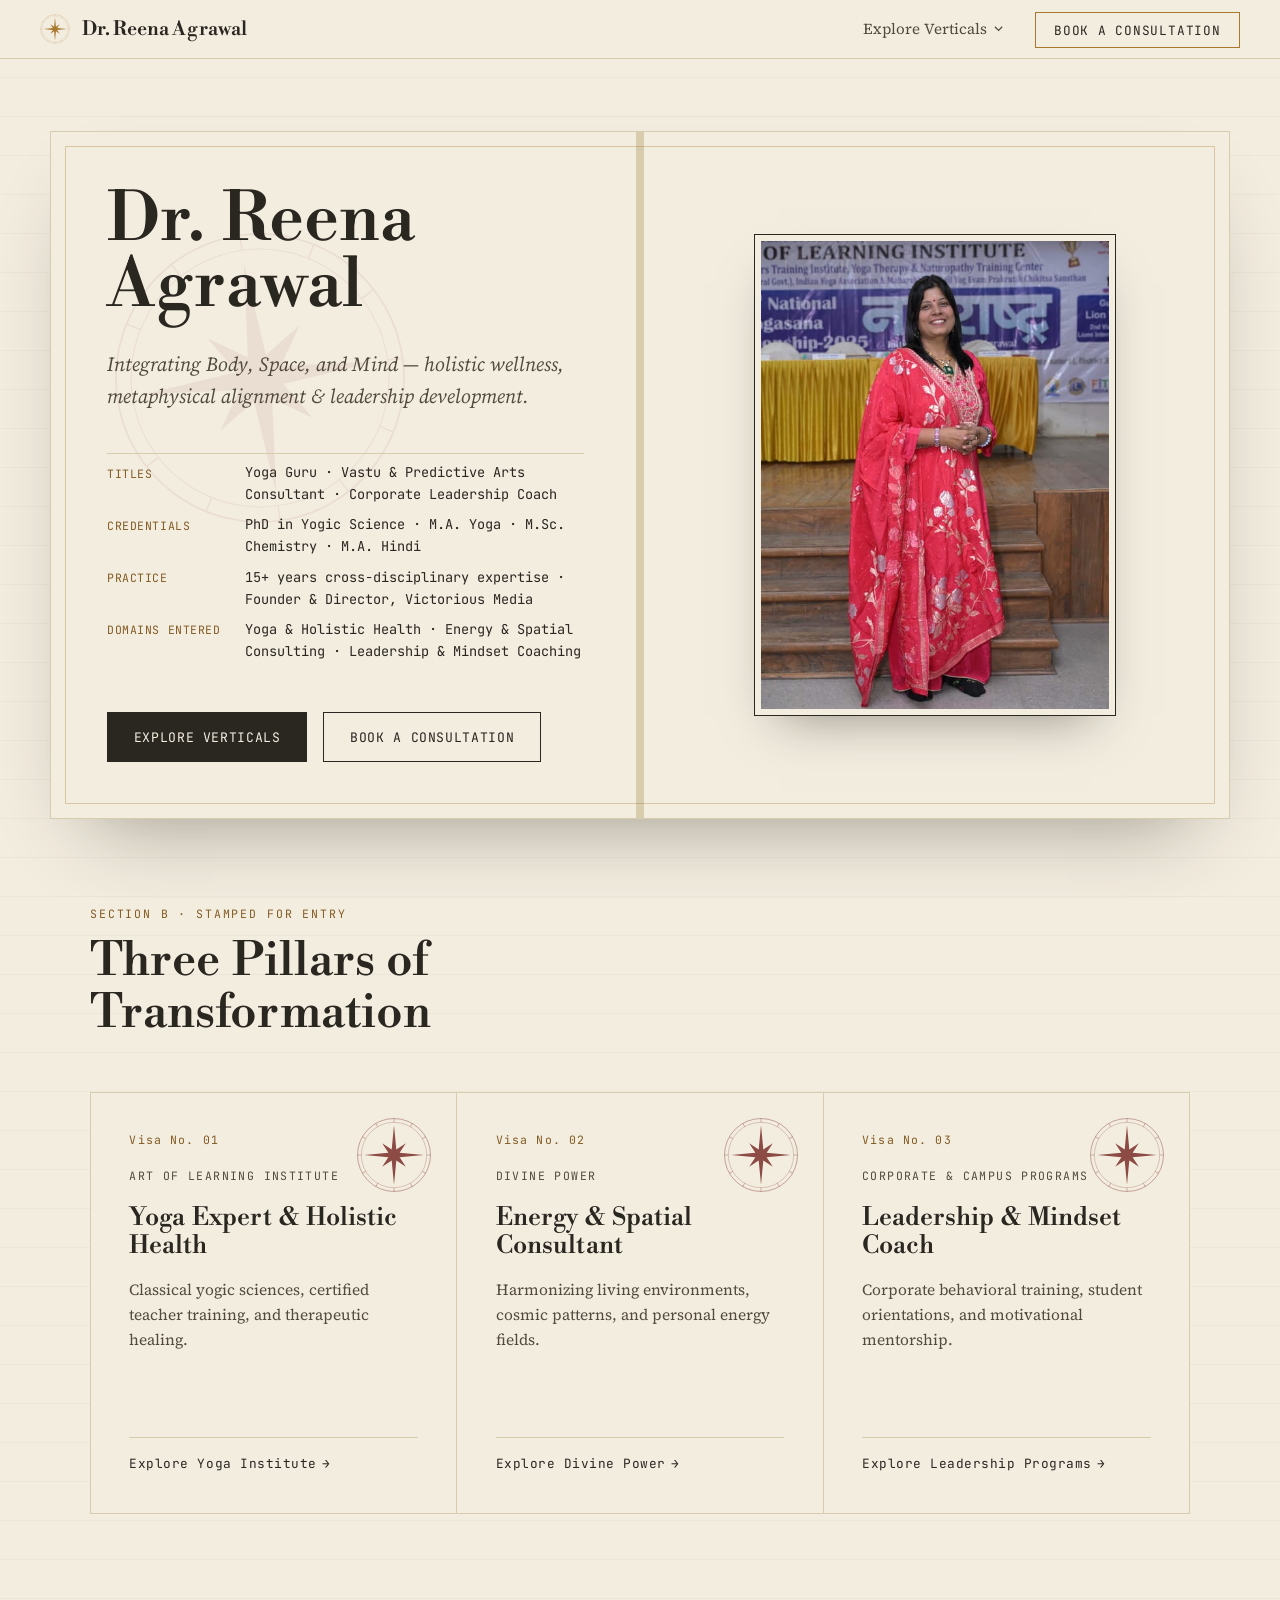
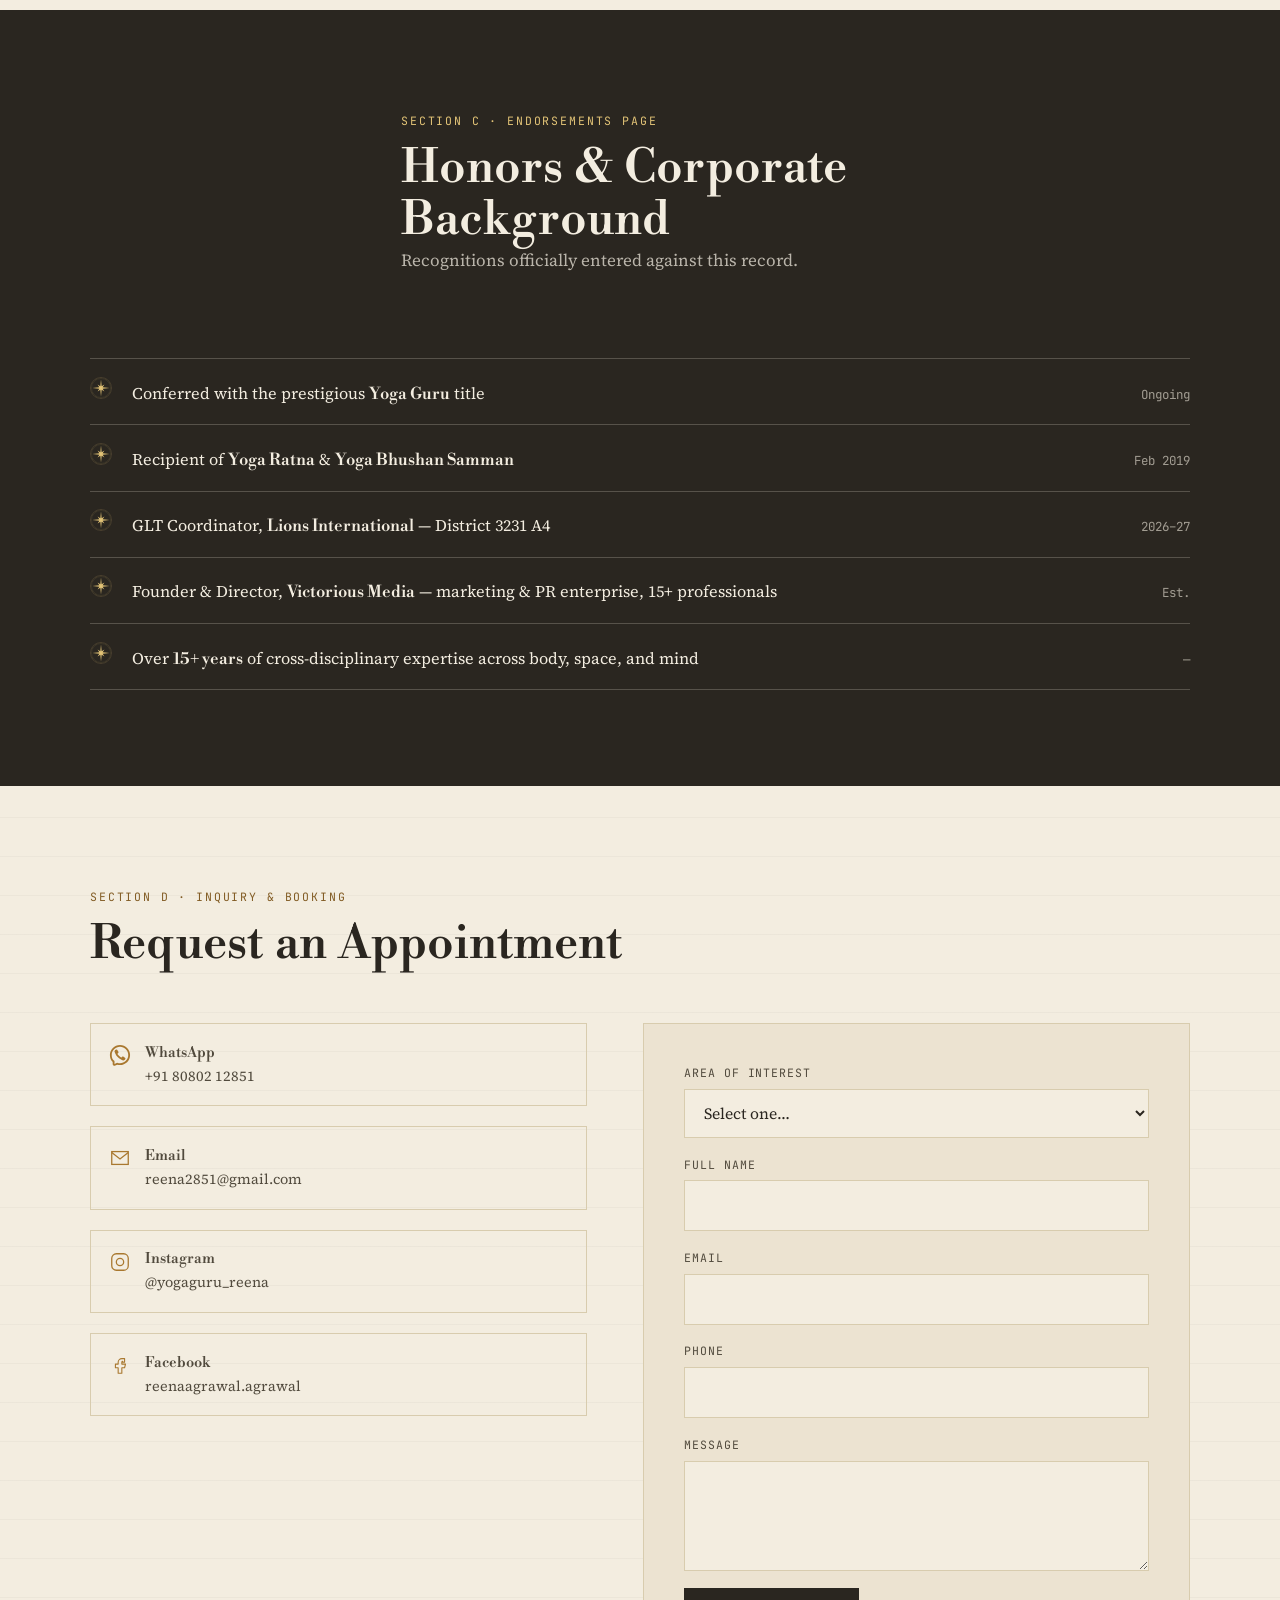
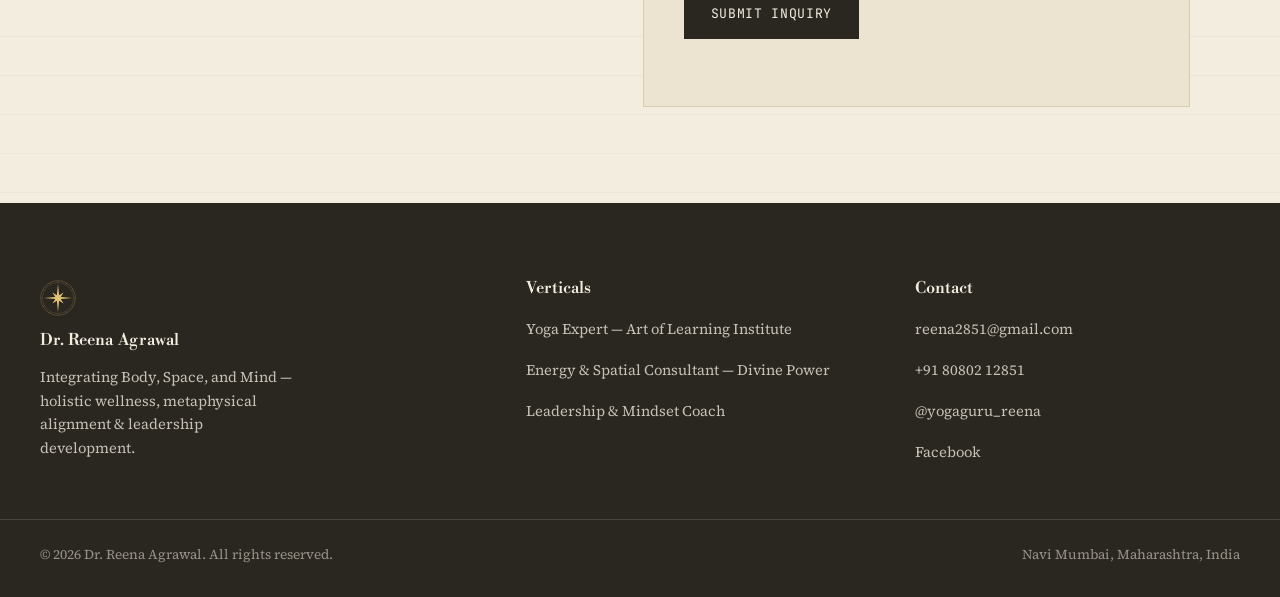
<file: index.html>
<!DOCTYPE html>
<html lang="en">
<head>
<meta charset="UTF-8">
<meta name="viewport" content="width=device-width, initial-scale=1.0">
<title>Dr. Reena Agrawal | Yoga Guru, Energy Consultant &amp; Leadership Coach</title>
<meta name="description" content="Dr. Reena Agrawal — Yoga Guru, Vastu &amp; predictive-arts consultant, and corporate leadership coach. Explore the Art of Learning Institute, Divine Power, and leadership programs.">
<link rel="icon" href="assets/img/favicon-32.png" sizes="32x32" type="image/png">
<link rel="icon" href="assets/img/favicon.svg" type="image/svg+xml">
<link rel="apple-touch-icon" href="assets/img/apple-touch-icon.png">
<link rel="preconnect" href="https://fonts.googleapis.com">
<link rel="preconnect" href="https://fonts.gstatic.com" crossorigin>
<link rel="stylesheet" href="https://fonts.googleapis.com/css2?family=Libre+Bodoni:ital,wght@0,400..700;1,400..700&amp;family=Source+Serif+4:ital,opsz,wght@0,8..60,400;0,8..60,500;0,8..60,600;1,8..60,400&amp;family=JetBrains+Mono:wght@400;500;600&amp;display=swap">
<link rel="stylesheet" href="assets/css/base.css">
<link rel="stylesheet" href="assets/css/root.css">
<link rel="stylesheet" href="assets/css/mobile.css">
</head>
<body>
<!--
THESIS: A personal brand isn't a portfolio grid — it's a credentialed passport
granting entry to three domains, refusing the generic three-card hero template.
OWN-WORLD: Ivory laid paper, charcoal ink, warm-gold foil, a hand-drawn 12-point
compass-rose seal repeated as the site's colophon; Libre Bodoni display, Source
Serif 4 body, JetBrains Mono for credential data fields.
STORY: A visitor reads her as an internationally accredited guide, sees the
three domains as stamped visas she has already been granted passage into, and
chooses one to enter or books directly.
FIRST VIEWPORT: An open passport bio-data spread — her credential fields at
left as a data table, her portrait bordered like a passport photo at right, a
large translucent seal stamped across the fold.
FORM: Credential Passport, candidate 5 of 7 (audience-grounded list), seed key
a16bfc67, raised by the Provenance Ribbon's forking structure at the visa-panel
section.
FINISH: unreviewed and undocumented is unfinished; this build ends with the
finish review, the verdict, DESIGN.md, and every shipping raster carrying its
provenance.
-->
<a class="skip-link" href="#main">Skip to content</a>

<svg style="display:none" aria-hidden="true">
  <symbol id="seal-mark" viewBox="0 0 200 200">
    <circle cx="100" cy="100" r="96" fill="none" stroke="currentColor" stroke-width="1.25"/>
    <circle cx="100" cy="100" r="86" fill="none" stroke="currentColor" stroke-width="0.75"/>
    <g stroke="currentColor" stroke-width="1">
      <line x1="100" y1="4" x2="100" y2="14"/>
      <line x1="100" y1="4" x2="100" y2="14" transform="rotate(30 100 100)"/>
      <line x1="100" y1="4" x2="100" y2="14" transform="rotate(60 100 100)"/>
      <line x1="100" y1="4" x2="100" y2="14" transform="rotate(90 100 100)"/>
      <line x1="100" y1="4" x2="100" y2="14" transform="rotate(120 100 100)"/>
      <line x1="100" y1="4" x2="100" y2="14" transform="rotate(150 100 100)"/>
      <line x1="100" y1="4" x2="100" y2="14" transform="rotate(180 100 100)"/>
      <line x1="100" y1="4" x2="100" y2="14" transform="rotate(210 100 100)"/>
      <line x1="100" y1="4" x2="100" y2="14" transform="rotate(240 100 100)"/>
      <line x1="100" y1="4" x2="100" y2="14" transform="rotate(270 100 100)"/>
      <line x1="100" y1="4" x2="100" y2="14" transform="rotate(300 100 100)"/>
      <line x1="100" y1="4" x2="100" y2="14" transform="rotate(330 100 100)"/>
    </g>
    <path d="M100,22 L106.1,85.2 L131.1,68.9 L114.8,93.9 L178,100 L114.8,106.1 L131.1,131.1 L106.1,114.8 L100,178 L93.9,114.8 L68.9,131.1 L85.2,106.1 L22,100 L85.2,93.9 L68.9,68.9 L93.9,85.2 Z" fill="currentColor"/>
    <circle cx="100" cy="100" r="5" fill="currentColor"/>
  </symbol>
</svg>

<header class="site-header">
  <div class="site-header__inner">
    <a class="site-brand" href="index.html">
      <svg class="seal-mark"><use href="#seal-mark"></use></svg>
      Dr. Reena Agrawal
    </a>
    <nav class="site-nav">
      <button class="nav-toggle" aria-expanded="false" aria-controls="nav-menu" aria-label="Toggle menu">
        <svg width="22" height="16" viewBox="0 0 22 16" fill="none"><path d="M0 1H22M0 8H22M0 15H22" stroke="currentColor" stroke-width="1.5"/></svg>
      </button>
      <ul class="nav-menu" id="nav-menu">
        <li class="nav-item nav-item--dropdown" data-open="false">
          <button class="nav-dropdown-trigger" aria-expanded="false" aria-controls="verticals-menu">
            Explore Verticals
            <svg class="chevron" viewBox="0 0 10 6" fill="none"><path d="M1 1L5 5L9 1" stroke="currentColor" stroke-width="1.4"/></svg>
          </button>
          <div class="nav-dropdown-collapse">
          <ul class="nav-dropdown" id="verticals-menu">
            <li><a href="yoga-expert/index.html"><strong>Yoga Expert</strong><span>Art of Learning Institute</span></a></li>
            <li><a href="energy-spatial-consultant/index.html"><strong>Energy &amp; Spatial Consultant</strong><span>Divine Power</span></a></li>
            <li><a href="leadership-mindset-coach/index.html"><strong>Leadership &amp; Mindset Coach</strong><span>Corporate &amp; Campus Programs</span></a></li>
          </ul>
          </div>
        </li>
        <li><a class="nav-cta" href="#contact">Book a Consultation</a></li>
      </ul>
    </nav>
  </div>
</header>

<main id="main">

  <!-- ============ HERO: PASSPORT SPREAD ============ -->
  <section class="hero">
    <div class="passport-spread">
      <svg class="passport-seal seal-mark"><use href="#seal-mark"></use></svg>

      <div class="bio-data">
        <h1 class="bio-data__name">Dr. Reena<br>Agrawal</h1>
        <p class="bio-data__tagline">Integrating Body, Space, and Mind — holistic wellness, metaphysical alignment &amp; leadership development.</p>

        <dl class="bio-data__fields">
          <dt>Titles</dt>
          <dd>Yoga Guru &middot; Vastu &amp; Predictive Arts Consultant &middot; Corporate Leadership Coach</dd>
          <dt>Credentials</dt>
          <dd>PhD in Yogic Science &middot; M.A. Yoga &middot; M.Sc. Chemistry &middot; M.A. Hindi</dd>
          <dt>Practice</dt>
          <dd>15+ years cross-disciplinary expertise &middot; Founder &amp; Director, Victorious Media</dd>
          <dt>Domains Entered</dt>
          <dd>Yoga &amp; Holistic Health &middot; Energy &amp; Spatial Consulting &middot; Leadership &amp; Mindset Coaching</dd>
        </dl>

        <div class="hero-ctas">
          <a class="btn btn--primary" href="#verticals">Explore Verticals</a>
          <a class="btn btn--ghost" href="#contact">Book a Consultation</a>
        </div>
      </div>

      <figure class="passport-photo">
        <img src="assets/img/root/dr-agrawal-portrait.jpg" srcset="assets/img/root/dr-agrawal-portrait-800.jpg 800w, assets/img/root/dr-agrawal-portrait.jpg 1600w" sizes="(max-width: 860px) 100vw, 480px" alt="Dr. Reena Agrawal, Yoga Guru, speaking on stage at the Art of Learning Institute's National Yogasana Championship" loading="eager">
      </figure>
    </div>
  </section>

  <!-- ============ THREE VISA PANELS ============ -->
  <section class="section" id="verticals">
    <div class="section-head">
      <span class="eyebrow-mono">Section B &middot; Stamped for Entry</span>
      <h2>Three Pillars of Transformation</h2>
    </div>

    <div class="visa-grid">
      <article class="visa-panel" data-reveal>
        <svg class="visa-panel__stamp"><use href="#seal-mark"></use></svg>
        <span class="visa-panel__no">Visa No. 01</span>
        <span class="visa-panel__brand">Art of Learning Institute</span>
        <h3>Yoga Expert &amp; Holistic Health</h3>
        <p>Classical yogic sciences, certified teacher training, and therapeutic healing.</p>
        <a class="visa-panel__link" href="yoga-expert/index.html">Explore Yoga Institute <span class="arrow">→</span></a>
      </article>

      <article class="visa-panel" data-reveal>
        <svg class="visa-panel__stamp"><use href="#seal-mark"></use></svg>
        <span class="visa-panel__no">Visa No. 02</span>
        <span class="visa-panel__brand">Divine Power</span>
        <h3>Energy &amp; Spatial Consultant</h3>
        <p>Harmonizing living environments, cosmic patterns, and personal energy fields.</p>
        <a class="visa-panel__link" href="energy-spatial-consultant/index.html">Explore Divine Power <span class="arrow">→</span></a>
      </article>

      <article class="visa-panel" data-reveal>
        <svg class="visa-panel__stamp"><use href="#seal-mark"></use></svg>
        <span class="visa-panel__no">Visa No. 03</span>
        <span class="visa-panel__brand">Corporate &amp; Campus Programs</span>
        <h3>Leadership &amp; Mindset Coach</h3>
        <p>Corporate behavioral training, student orientations, and motivational mentorship.</p>
        <a class="visa-panel__link" href="leadership-mindset-coach/index.html">Explore Leadership Programs <span class="arrow">→</span></a>
      </article>
    </div>
  </section>

  <!-- ============ ENDORSEMENTS (HONORS) ============ -->
  <section class="endorsements">
    <div class="section section-head" style="padding-bottom:0;">
      <span class="eyebrow-mono">Section C &middot; Endorsements Page</span>
      <h2>Honors &amp; Corporate Background</h2>
      <p>Recognitions officially entered against this record.</p>
    </div>
    <div class="section" style="padding-top:2rem;">
      <div class="ledger">
        <div class="ledger-row">
          <svg class="ledger-row__mark"><use href="#seal-mark"></use></svg>
          <span class="ledger-row__text">Conferred with the prestigious <strong>Yoga Guru</strong> title</span>
          <span class="ledger-row__date">Ongoing</span>
        </div>
        <div class="ledger-row">
          <svg class="ledger-row__mark"><use href="#seal-mark"></use></svg>
          <span class="ledger-row__text">Recipient of <strong>Yoga Ratna</strong> &amp; <strong>Yoga Bhushan Samman</strong></span>
          <span class="ledger-row__date">Feb 2019</span>
        </div>
        <div class="ledger-row">
          <svg class="ledger-row__mark"><use href="#seal-mark"></use></svg>
          <span class="ledger-row__text">GLT Coordinator, <strong>Lions International</strong> &mdash; District 3231 A4</span>
          <span class="ledger-row__date">2026&ndash;27</span>
        </div>
        <div class="ledger-row">
          <svg class="ledger-row__mark"><use href="#seal-mark"></use></svg>
          <span class="ledger-row__text">Founder &amp; Director, <strong>Victorious Media</strong> &mdash; marketing &amp; PR enterprise, 15+ professionals</span>
          <span class="ledger-row__date">Est.</span>
        </div>
        <div class="ledger-row">
          <svg class="ledger-row__mark"><use href="#seal-mark"></use></svg>
          <span class="ledger-row__text">Over <strong>15+ years</strong> of cross-disciplinary expertise across body, space, and mind</span>
          <span class="ledger-row__date">&mdash;</span>
        </div>
      </div>
    </div>
  </section>

  <!-- ============ CONTACT ============ -->
  <section class="section" id="contact">
    <div class="section-head">
      <span class="eyebrow-mono">Section D &middot; Inquiry &amp; Booking</span>
      <h2>Request an Appointment</h2>
    </div>

    <div class="contact-wrap">
      <div class="contact-channels">
        <a class="contact-channel" href="https://wa.me/918080212851" target="_blank" rel="noopener">
          <svg viewBox="0 0 24 24" fill="currentColor"><path d="M6.014 8.00613C6.12827 7.1024 7.30277 5.87414 8.23488 6.01043L8.23339 6.00894C9.14051 6.18132 9.85859 7.74261 10.2635 8.44465C10.5504 8.95402 10.3641 9.4701 10.0965 9.68787C9.7355 9.97883 9.17099 10.3803 9.28943 10.7834C9.5 11.5 12 14 13.2296 14.7107C13.695 14.9797 14.0325 14.2702 14.3207 13.9067C14.5301 13.6271 15.0466 13.46 15.5548 13.736C16.3138 14.178 17.0288 14.6917 17.69 15.27C18.0202 15.546 18.0977 15.9539 17.8689 16.385C17.4659 17.1443 16.3003 18.1456 15.4542 17.9421C13.9764 17.5868 8 15.27 6.08033 8.55801C5.97237 8.24048 5.99955 8.12044 6.014 8.00613Z"/><path fill-rule="evenodd" clip-rule="evenodd" d="M12 23C10.7764 23 10.0994 22.8687 9 22.5L6.89443 23.5528C5.56462 24.2177 4 23.2507 4 21.7639V19.5C1.84655 17.492 1 15.1767 1 12C1 5.92487 5.92487 1 12 1C18.0751 1 23 5.92487 23 12C23 18.0751 18.0751 23 12 23ZM6 18.6303L5.36395 18.0372C3.69087 16.4772 3 14.7331 3 12C3 7.02944 7.02944 3 12 3C16.9706 3 21 7.02944 21 12C21 16.9706 16.9706 21 12 21C11.0143 21 10.552 20.911 9.63595 20.6038L8.84847 20.3397L6 21.7639V18.6303Z"/></svg>
          <span><strong>WhatsApp</strong><span>+91 80802 12851</span></span>
        </a>
        <a class="contact-channel" href="mailto:reena2851@gmail.com">
          <svg viewBox="0 0 24 24" fill="none"><rect x="3" y="5" width="18" height="14" stroke="currentColor" stroke-width="1.4"/><path d="M3 6l9 7 9-7" stroke="currentColor" stroke-width="1.4"/></svg>
          <span><strong>Email</strong><span>reena2851@gmail.com</span></span>
        </a>
        <a class="contact-channel" href="https://www.instagram.com/yogaguru_reena/" target="_blank" rel="noopener">
          <svg viewBox="0 0 24 24" fill="none"><rect x="3" y="3" width="18" height="18" rx="5" stroke="currentColor" stroke-width="1.4"/><circle cx="12" cy="12" r="4" stroke="currentColor" stroke-width="1.4"/></svg>
          <span><strong>Instagram</strong><span>@yogaguru_reena</span></span>
        </a>
        <a class="contact-channel" href="https://www.facebook.com/reenaagrawal.agrawal" target="_blank" rel="noopener">
          <svg viewBox="0 0 24 24" fill="none"><path d="M14 9h3V5h-3c-2 0-4 1.6-4 4v2H7v4h3v6h4v-6h3l1-4h-4V9c0-.6.4-1 1-1Z" stroke="currentColor" stroke-width="1.2" stroke-linejoin="round"/></svg>
          <span><strong>Facebook</strong><span>reenaagrawal.agrawal</span></span>
        </a>
      </div>

      <form class="form-card" data-lead-form="index.html" action="https://formspree.io/f/xppwbbdp" method="POST">
        <div class="field">
          <label for="interest">Area of Interest</label>
          <select id="interest" name="Category" required>
            <option value="">Select one&hellip;</option>
            <option value="Yoga Training">Yoga Training</option>
            <option value="Vastu/Astro Consultation">Vastu / Astro Consultation</option>
            <option value="Corporate/Student Workshop">Corporate / Student Workshop</option>
          </select>
        </div>
        <div class="field">
          <label for="name">Full Name</label>
          <input id="name" name="Name" type="text" required>
        </div>
        <div class="field">
          <label for="email">Email</label>
          <input id="email" name="email" type="email" autocomplete="email" required>
        </div>
        <div class="field">
          <label for="phone">Phone</label>
          <input id="phone" name="Phone" type="tel">
        </div>
        <div class="field">
          <label for="message">Message</label>
          <textarea id="message" name="Message"></textarea>
        </div>
        <button class="btn btn--primary" type="submit">Submit Inquiry</button>
        <p class="form-status" data-form-status role="status"></p>
      </form>
    </div>
  </section>

</main>

<footer class="site-footer">
  <div class="site-footer__inner">
    <div class="footer-brand">
      <svg class="seal-mark"><use href="#seal-mark"></use></svg>
      <h4>Dr. Reena Agrawal</h4>
      <p style="max-width:32ch;font-size:0.92rem;">Integrating Body, Space, and Mind — holistic wellness, metaphysical alignment &amp; leadership development.</p>
    </div>
    <div>
      <h4>Verticals</h4>
      <ul class="footer-links">
        <li><a href="yoga-expert/index.html">Yoga Expert — Art of Learning Institute</a></li>
        <li><a href="energy-spatial-consultant/index.html">Energy &amp; Spatial Consultant — Divine Power</a></li>
        <li><a href="leadership-mindset-coach/index.html">Leadership &amp; Mindset Coach</a></li>
      </ul>
    </div>
    <div>
      <h4>Contact</h4>
      <ul class="footer-links">
        <li><a href="mailto:reena2851@gmail.com">reena2851@gmail.com</a></li>
        <li><a href="https://wa.me/918080212851">+91 80802 12851</a></li>
        <li><a href="https://www.instagram.com/yogaguru_reena/">@yogaguru_reena</a></li>
        <li><a href="https://www.facebook.com/reenaagrawal.agrawal">Facebook</a></li>
      </ul>
    </div>
  </div>
  <div class="site-footer__bottom">
    <span>&copy; 2026 Dr. Reena Agrawal. All rights reserved.</span>
    <span>Navi Mumbai, Maharashtra, India</span>
  </div>
</footer>

<script src="assets/js/main.js"></script>
<script src="assets/js/root.js"></script>
</body>
</html>
</file>
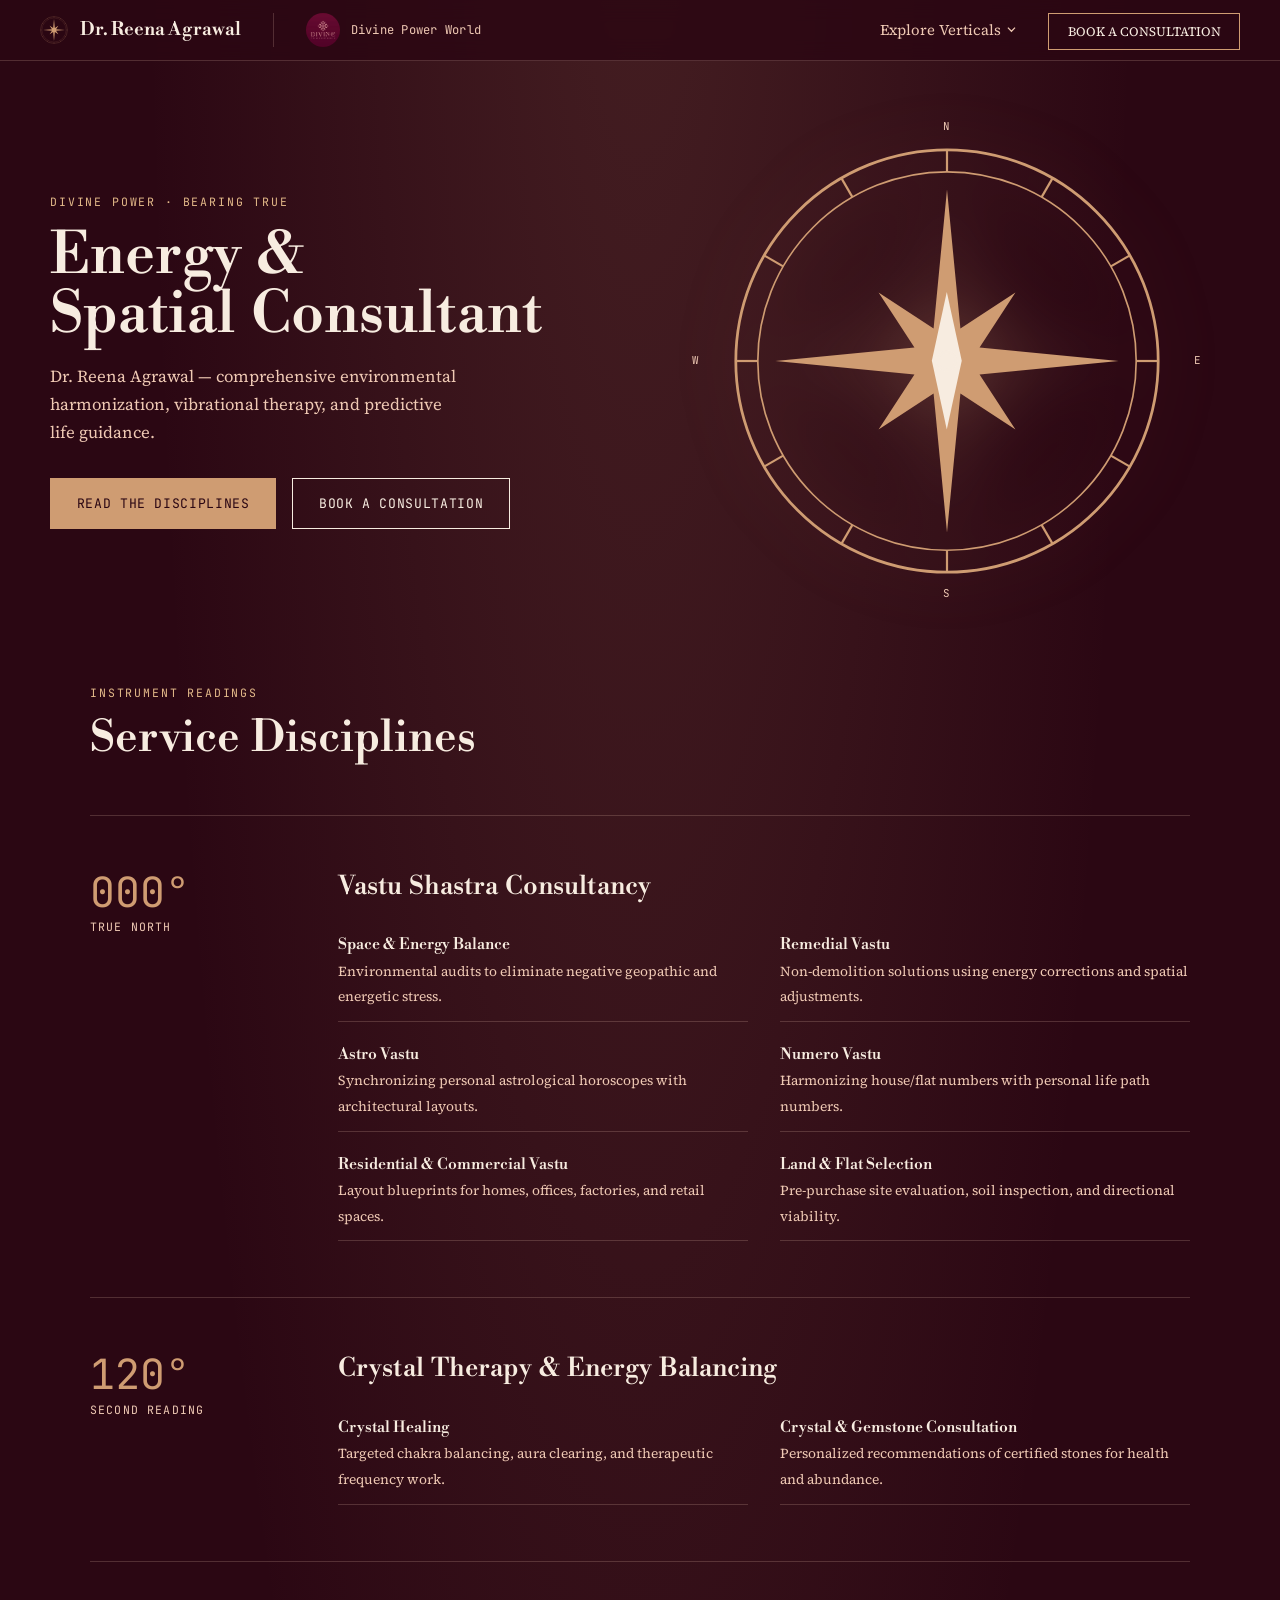
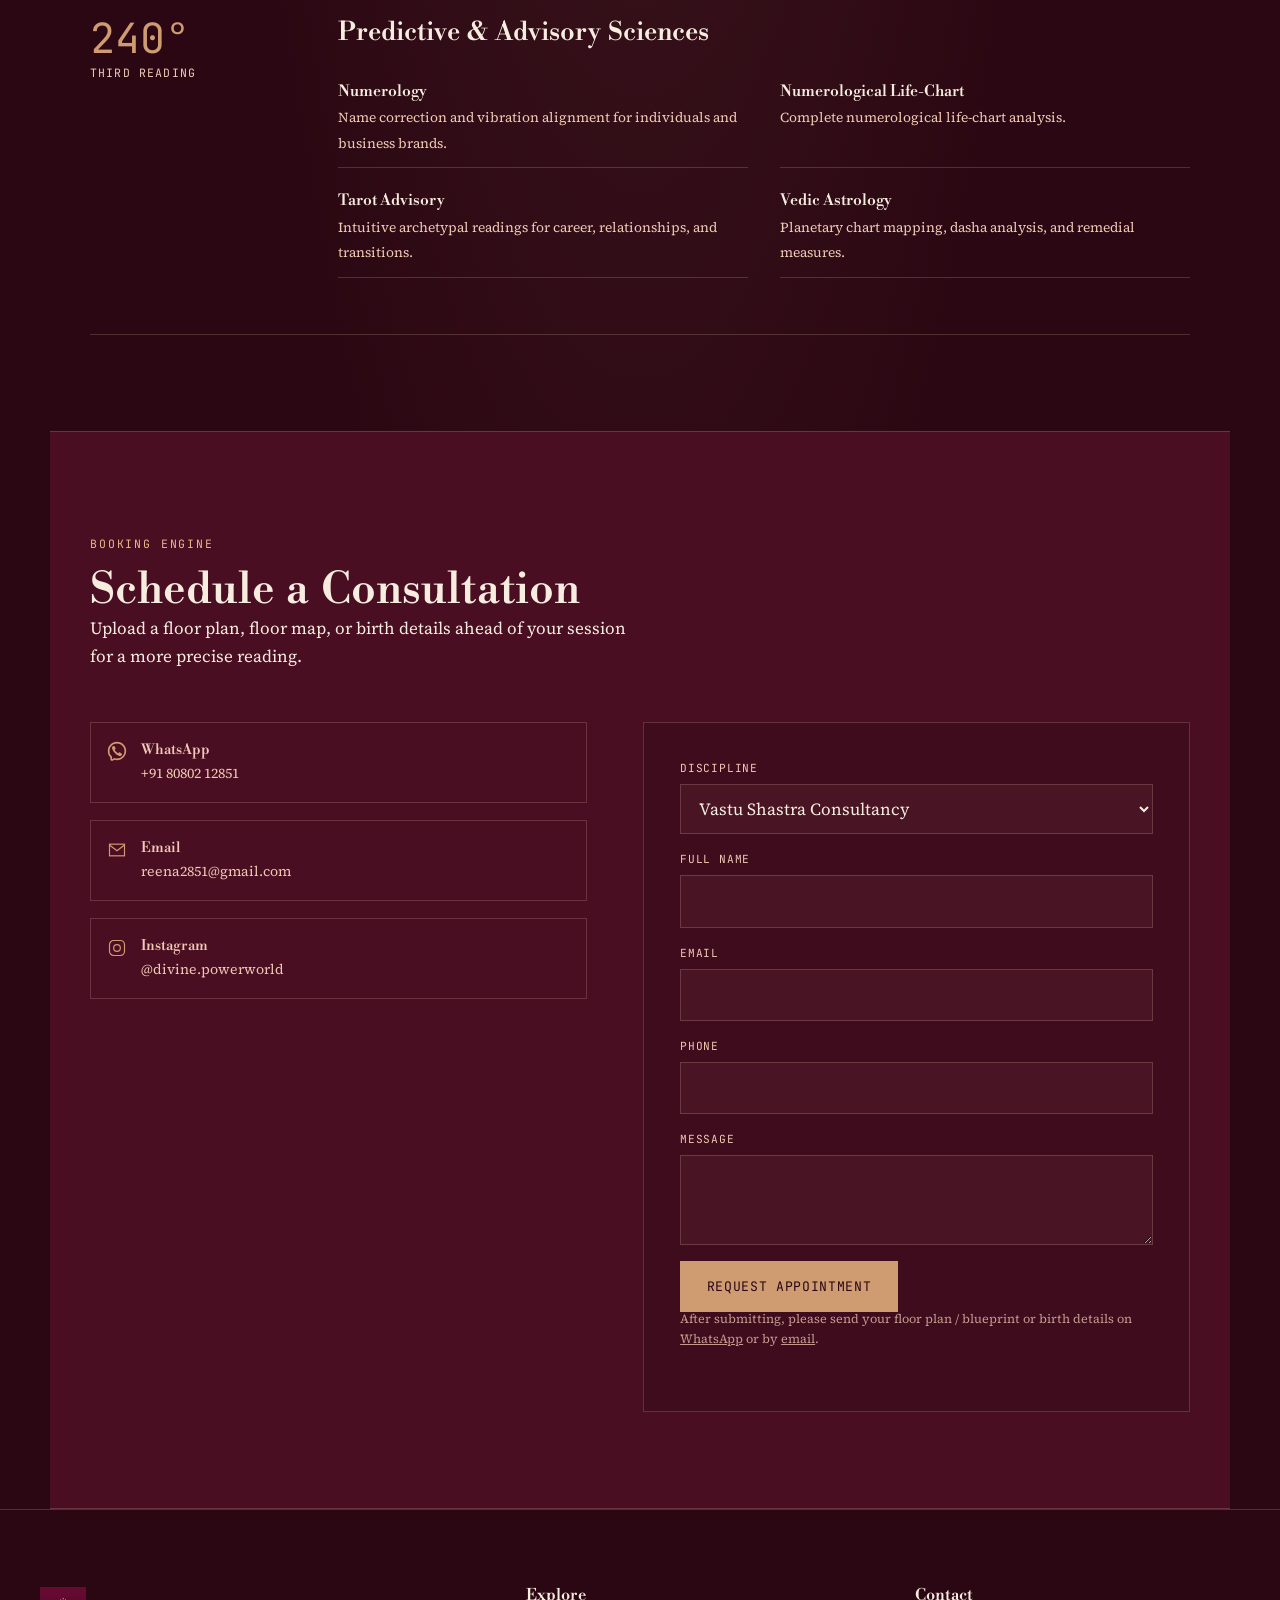
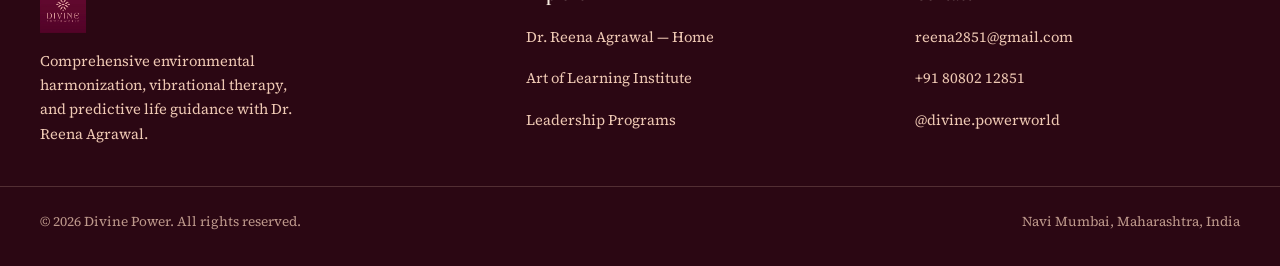
<file: energy-spatial-consultant/index.html>
<!DOCTYPE html>
<html lang="en">
<head>
<meta charset="UTF-8">
<meta name="viewport" content="width=device-width, initial-scale=1.0">
<title>Divine Power | Vastu, Astrology &amp; Crystal Consultation</title>
<meta name="description" content="Divine Power — Vastu Shastra, crystal &amp; gemstone therapy, numerology, tarot, and Vedic astrology consultations with Dr. Reena Agrawal.">
<link rel="icon" href="../assets/img/favicon-32.png" sizes="32x32" type="image/png">
<link rel="icon" href="../assets/img/favicon.svg" type="image/svg+xml">
<link rel="apple-touch-icon" href="../assets/img/apple-touch-icon.png">
<link rel="preconnect" href="https://fonts.googleapis.com">
<link rel="preconnect" href="https://fonts.gstatic.com" crossorigin>
<link rel="stylesheet" href="https://fonts.googleapis.com/css2?family=Libre+Bodoni:ital,wght@0,400..700;1,400..700&amp;family=Source+Serif+4:ital,opsz,wght@0,8..60,400;0,8..60,500;0,8..60,600;1,8..60,400&amp;family=JetBrains+Mono:wght@400;500;600&amp;display=swap">
<link rel="stylesheet" href="../assets/css/base.css">
<link rel="stylesheet" href="../assets/css/energy.css">
<link rel="stylesheet" href="../assets/css/mobile.css">
</head>
<body>
<!--
THESIS: A predictive-arts consultancy isn't a purple-gradient mystic site —
it's a precision navigational instrument, each discipline a bearing the
compass reads, refusing crystal-ball kitsch.
OWN-WORLD: Deep oxblood lacquer, rose-gold engraving, blush accents drawn
from Divine Power's own confirmed logo; the shared seal-mark literalized as
the compass face itself; Libre Bodoni display, Source Serif 4 body, JetBrains
Mono bearings.
STORY: A visitor reads her as an instrument-grade consultant, not a fortune
teller, finds their discipline by bearing, and books a consultation with
supporting documents.
FIRST VIEWPORT: The compass face itself, needle settling to true, beside her
name and positioning statement — the instrument doing the introducing.
FORM: Navigational Instrument, candidate 6 of 7 (audience-grounded list),
rolled after Divine Power's real logo replaced the spec's placeholder
indigo/amethyst palette; raised toward Deco Cinema Lobby's threshold
brass-and-gold register without adopting its material world.
FINISH: unreviewed and undocumented is unfinished; this build ends with the
finish review, the verdict, DESIGN.md, and every shipping raster carrying its
provenance.
-->
<a class="skip-link" href="#main">Skip to content</a>

<svg style="display:none" aria-hidden="true">
  <symbol id="seal-mark" viewBox="0 0 200 200">
    <circle cx="100" cy="100" r="96" fill="none" stroke="currentColor" stroke-width="1.25"/>
    <circle cx="100" cy="100" r="86" fill="none" stroke="currentColor" stroke-width="0.75"/>
    <g stroke="currentColor" stroke-width="1">
      <line x1="100" y1="4" x2="100" y2="14"/>
      <line x1="100" y1="4" x2="100" y2="14" transform="rotate(30 100 100)"/>
      <line x1="100" y1="4" x2="100" y2="14" transform="rotate(60 100 100)"/>
      <line x1="100" y1="4" x2="100" y2="14" transform="rotate(90 100 100)"/>
      <line x1="100" y1="4" x2="100" y2="14" transform="rotate(120 100 100)"/>
      <line x1="100" y1="4" x2="100" y2="14" transform="rotate(150 100 100)"/>
      <line x1="100" y1="4" x2="100" y2="14" transform="rotate(180 100 100)"/>
      <line x1="100" y1="4" x2="100" y2="14" transform="rotate(210 100 100)"/>
      <line x1="100" y1="4" x2="100" y2="14" transform="rotate(240 100 100)"/>
      <line x1="100" y1="4" x2="100" y2="14" transform="rotate(270 100 100)"/>
      <line x1="100" y1="4" x2="100" y2="14" transform="rotate(300 100 100)"/>
      <line x1="100" y1="4" x2="100" y2="14" transform="rotate(330 100 100)"/>
    </g>
    <path d="M100,22 L106.1,85.2 L131.1,68.9 L114.8,93.9 L178,100 L114.8,106.1 L131.1,131.1 L106.1,114.8 L100,178 L93.9,114.8 L68.9,131.1 L85.2,106.1 L22,100 L85.2,93.9 L68.9,68.9 L93.9,85.2 Z" fill="currentColor"/>
    <circle cx="100" cy="100" r="5" fill="currentColor"/>
  </symbol>
  <symbol id="needle-mark" viewBox="0 0 100 100">
    <path d="M50 4L60 50L50 96L40 50Z" fill="currentColor"/>
    <circle cx="50" cy="50" r="6" fill="none" stroke="currentColor" stroke-width="2"/>
  </symbol>
  <symbol id="crystal-mark" viewBox="0 0 160 220">
    <path d="M80 8 L104 58 L96 210 L64 210 L56 58 Z" fill="none" stroke="currentColor" stroke-width="1.2"/>
    <path d="M80 8 L80 210 M80 8 L96 58 M80 8 L64 58" fill="none" stroke="currentColor" stroke-width="0.7"/>
    <path d="M28 62 L44 92 L40 178 L16 178 L12 92 Z" fill="none" stroke="currentColor" stroke-width="1"/>
    <path d="M28 62 L28 178 M28 62 L40 92 M28 62 L16 92" fill="none" stroke="currentColor" stroke-width="0.6"/>
    <path d="M132 82 L146 107 L142 190 L122 190 L118 107 Z" fill="none" stroke="currentColor" stroke-width="1"/>
    <path d="M132 82 L132 190 M132 82 L142 107 M132 82 L122 107" fill="none" stroke="currentColor" stroke-width="0.6"/>
  </symbol>
  <symbol id="wheel-mark" viewBox="0 0 200 200">
    <circle cx="100" cy="100" r="94" fill="none" stroke="currentColor" stroke-width="1"/>
    <circle cx="100" cy="100" r="70" fill="none" stroke="currentColor" stroke-width="0.7"/>
    <circle cx="100" cy="100" r="46" fill="none" stroke="currentColor" stroke-width="0.5"/>
    <line x1="100" y1="6" x2="100" y2="194" stroke="currentColor" stroke-width="0.4"/>
    <line x1="6" y1="100" x2="194" y2="100" stroke="currentColor" stroke-width="0.4"/>
    <line x1="34" y1="34" x2="166" y2="166" stroke="currentColor" stroke-width="0.4"/>
    <line x1="166" y1="34" x2="34" y2="166" stroke="currentColor" stroke-width="0.4"/>
    <g stroke="currentColor" stroke-width="1">
      <line x1="100" y1="6" x2="100" y2="20"/>
      <line x1="100" y1="6" x2="100" y2="20" transform="rotate(30 100 100)"/>
      <line x1="100" y1="6" x2="100" y2="20" transform="rotate(60 100 100)"/>
      <line x1="100" y1="6" x2="100" y2="20" transform="rotate(90 100 100)"/>
      <line x1="100" y1="6" x2="100" y2="20" transform="rotate(120 100 100)"/>
      <line x1="100" y1="6" x2="100" y2="20" transform="rotate(150 100 100)"/>
      <line x1="100" y1="6" x2="100" y2="20" transform="rotate(180 100 100)"/>
      <line x1="100" y1="6" x2="100" y2="20" transform="rotate(210 100 100)"/>
      <line x1="100" y1="6" x2="100" y2="20" transform="rotate(240 100 100)"/>
      <line x1="100" y1="6" x2="100" y2="20" transform="rotate(270 100 100)"/>
      <line x1="100" y1="6" x2="100" y2="20" transform="rotate(300 100 100)"/>
      <line x1="100" y1="6" x2="100" y2="20" transform="rotate(330 100 100)"/>
    </g>
    <circle cx="100" cy="100" r="3" fill="currentColor"/>
  </symbol>
</svg>

<header class="site-header">
  <div class="site-header__inner">
    <div class="site-header__brands">
      <a class="site-brand" href="../index.html">
        <svg class="seal-mark"><use href="#seal-mark"></use></svg>
        Dr. Reena Agrawal
      </a>
      <div class="site-header__subbrand">
        <img class="site-header__submark" src="../assets/img/logos/divine-power-logo.png" alt="Divine Power World seal">
        <span>Divine Power World</span>
      </div>
    </div>
    <nav class="site-nav">
      <button class="nav-toggle" aria-expanded="false" aria-controls="nav-menu" aria-label="Toggle menu">
        <svg width="22" height="16" viewBox="0 0 22 16" fill="none"><path d="M0 1H22M0 8H22M0 15H22" stroke="currentColor" stroke-width="1.5"/></svg>
      </button>
      <ul class="nav-menu" id="nav-menu">
        <li class="nav-item nav-item--dropdown" data-open="false">
          <button class="nav-dropdown-trigger" aria-expanded="false" aria-controls="verticals-menu">
            Explore Verticals
            <svg class="chevron" viewBox="0 0 10 6" fill="none"><path d="M1 1L5 5L9 1" stroke="currentColor" stroke-width="1.4"/></svg>
          </button>
          <div class="nav-dropdown-collapse">
          <ul class="nav-dropdown" id="verticals-menu">
            <li><a href="../yoga-expert/index.html"><strong>Yoga Expert</strong><span>Art of Learning Institute</span></a></li>
            <li><a href="index.html"><strong>Energy &amp; Spatial Consultant</strong><span>Divine Power</span></a></li>
            <li><a href="../leadership-mindset-coach/index.html"><strong>Leadership &amp; Mindset Coach</strong><span>Corporate &amp; Campus Programs</span></a></li>
          </ul>
          </div>
        </li>
        <li><a class="nav-cta" href="#booking">Book a Consultation</a></li>
      </ul>
    </nav>
  </div>
</header>

<main id="main">

  <!-- ============ HERO: COMPASS FACE ============ -->
  <section class="instrument-hero">
    <div class="instrument-hero__inner">
      <div>
        <span class="eyebrow-mono">Divine Power &middot; Bearing True</span>
        <h1>Energy &amp;<br>Spatial Consultant</h1>
        <p class="instrument-hero__sub">Dr. Reena Agrawal — comprehensive environmental harmonization, vibrational therapy, and predictive life guidance.</p>
        <div class="hero-ctas">
          <a class="btn btn--primary" href="#disciplines">Read the Disciplines</a>
          <a class="btn btn--ghost" href="#booking">Book a Consultation</a>
        </div>
      </div>

      <div class="compass-face">
        <svg class="seal-mark"><use href="#seal-mark"></use></svg>
        <svg class="compass-needle"><use href="#needle-mark"></use></svg>
        <div class="compass-bearings">
          <span class="n">N</span><span class="e">E</span><span class="s">S</span><span class="w">W</span>
        </div>
      </div>
    </div>
  </section>

  <!-- ============ SERVICE DISCIPLINES ============ -->
  <section class="section" id="disciplines">
    <div class="section-head">
      <span class="eyebrow-mono">Instrument Readings</span>
      <h2>Service Disciplines</h2>
    </div>

    <div class="bearing-block" data-reveal>
      <div class="bearing-block__deg">000&deg;<small>True North</small></div>
      <div>
        <h3>Vastu Shastra Consultancy</h3>
        <ul class="discipline-list">
          <li><strong>Space &amp; Energy Balance</strong><span>Environmental audits to eliminate negative geopathic and energetic stress.</span></li>
          <li><strong>Remedial Vastu</strong><span>Non-demolition solutions using energy corrections and spatial adjustments.</span></li>
          <li><strong>Astro Vastu</strong><span>Synchronizing personal astrological horoscopes with architectural layouts.</span></li>
          <li><strong>Numero Vastu</strong><span>Harmonizing house/flat numbers with personal life path numbers.</span></li>
          <li><strong>Residential &amp; Commercial Vastu</strong><span>Layout blueprints for homes, offices, factories, and retail spaces.</span></li>
          <li><strong>Land &amp; Flat Selection</strong><span>Pre-purchase site evaluation, soil inspection, and directional viability.</span></li>
        </ul>
      </div>
    </div>

    <div class="bearing-block" data-reveal>
      <svg class="bearing-decor bearing-decor--left" aria-hidden="true"><use href="#crystal-mark"></use></svg>
      <div class="bearing-block__deg">120&deg;<small>Second Reading</small></div>
      <div>
        <h3>Crystal Therapy &amp; Energy Balancing</h3>
        <ul class="discipline-list">
          <li><strong>Crystal Healing</strong><span>Targeted chakra balancing, aura clearing, and therapeutic frequency work.</span></li>
          <li><strong>Crystal &amp; Gemstone Consultation</strong><span>Personalized recommendations of certified stones for health and abundance.</span></li>
        </ul>
      </div>
    </div>

    <div class="bearing-block" data-reveal>
      <svg class="bearing-decor bearing-decor--right bearing-decor--wheel" aria-hidden="true"><use href="#wheel-mark"></use></svg>
      <div class="bearing-block__deg">240&deg;<small>Third Reading</small></div>
      <div>
        <h3>Predictive &amp; Advisory Sciences</h3>
        <ul class="discipline-list">
          <li><strong>Numerology</strong><span>Name correction and vibration alignment for individuals and business brands.</span></li>
          <li><strong>Numerological Life-Chart</strong><span>Complete numerological life-chart analysis.</span></li>
          <li><strong>Tarot Advisory</strong><span>Intuitive archetypal readings for career, relationships, and transitions.</span></li>
          <li><strong>Vedic Astrology</strong><span>Planetary chart mapping, dasha analysis, and remedial measures.</span></li>
        </ul>
      </div>
    </div>
  </section>

  <!-- ============ BOOKING ENGINE ============ -->
  <section class="section booking-band" id="booking">
    <div class="section-head">
      <span class="eyebrow-mono">Booking Engine</span>
      <h2>Schedule a Consultation</h2>
      <p>Upload a floor plan, floor map, or birth details ahead of your session for a more precise reading.</p>
    </div>

    <div class="contact-wrap">
      <div class="contact-channels">
        <a class="contact-channel" href="https://wa.me/918080212851" target="_blank" rel="noopener">
          <svg viewBox="0 0 24 24" fill="currentColor"><path d="M6.014 8.00613C6.12827 7.1024 7.30277 5.87414 8.23488 6.01043L8.23339 6.00894C9.14051 6.18132 9.85859 7.74261 10.2635 8.44465C10.5504 8.95402 10.3641 9.4701 10.0965 9.68787C9.7355 9.97883 9.17099 10.3803 9.28943 10.7834C9.5 11.5 12 14 13.2296 14.7107C13.695 14.9797 14.0325 14.2702 14.3207 13.9067C14.5301 13.6271 15.0466 13.46 15.5548 13.736C16.3138 14.178 17.0288 14.6917 17.69 15.27C18.0202 15.546 18.0977 15.9539 17.8689 16.385C17.4659 17.1443 16.3003 18.1456 15.4542 17.9421C13.9764 17.5868 8 15.27 6.08033 8.55801C5.97237 8.24048 5.99955 8.12044 6.014 8.00613Z"/><path fill-rule="evenodd" clip-rule="evenodd" d="M12 23C10.7764 23 10.0994 22.8687 9 22.5L6.89443 23.5528C5.56462 24.2177 4 23.2507 4 21.7639V19.5C1.84655 17.492 1 15.1767 1 12C1 5.92487 5.92487 1 12 1C18.0751 1 23 5.92487 23 12C23 18.0751 18.0751 23 12 23ZM6 18.6303L5.36395 18.0372C3.69087 16.4772 3 14.7331 3 12C3 7.02944 7.02944 3 12 3C16.9706 3 21 7.02944 21 12C21 16.9706 16.9706 21 12 21C11.0143 21 10.552 20.911 9.63595 20.6038L8.84847 20.3397L6 21.7639V18.6303Z"/></svg>
          <span><strong>WhatsApp</strong><span>+91 80802 12851</span></span>
        </a>
        <a class="contact-channel" href="mailto:reena2851@gmail.com">
          <svg viewBox="0 0 24 24" fill="none"><rect x="3" y="5" width="18" height="14" stroke="currentColor" stroke-width="1.4"/><path d="M3 6l9 7 9-7" stroke="currentColor" stroke-width="1.4"/></svg>
          <span><strong>Email</strong><span>reena2851@gmail.com</span></span>
        </a>
        <a class="contact-channel" href="https://www.instagram.com/divine.powerworld/" target="_blank" rel="noopener">
          <svg viewBox="0 0 24 24" fill="none"><rect x="3" y="3" width="18" height="18" rx="5" stroke="currentColor" stroke-width="1.4"/><circle cx="12" cy="12" r="4" stroke="currentColor" stroke-width="1.4"/></svg>
          <span><strong>Instagram</strong><span>@divine.powerworld</span></span>
        </a>
      </div>

      <form class="form-card" data-lead-form="energy-spatial-consultant/index.html" action="https://formspree.io/f/xppwbbdp" method="POST">
        <input type="hidden" name="Category" value="Vastu/Astro Consultation">
        <div class="field">
          <label for="e-interest">Discipline</label>
          <select id="e-interest" name="Discipline">
            <option value="Vastu Shastra">Vastu Shastra Consultancy</option>
            <option value="Crystal Therapy">Crystal Therapy &amp; Energy Balancing</option>
            <option value="Numerology">Numerology</option>
            <option value="Tarot">Tarot Advisory</option>
            <option value="Vedic Astrology">Vedic Astrology</option>
          </select>
        </div>
        <div class="field">
          <label for="e-name">Full Name</label>
          <input id="e-name" name="Name" type="text" required>
        </div>
        <div class="field">
          <label for="e-email">Email</label>
          <input id="e-email" name="email" type="email" autocomplete="email" required>
        </div>
        <div class="field">
          <label for="e-phone">Phone</label>
          <input id="e-phone" name="Phone" type="tel">
        </div>
        <div class="field">
          <label for="e-message">Message</label>
          <textarea id="e-message" name="Message"></textarea>
        </div>
        <button class="btn btn--primary" type="submit">Request Appointment</button>
        <p class="field-hint">After submitting, please send your floor plan / blueprint or birth details on <a href="https://wa.me/918080212851" target="_blank" rel="noopener">WhatsApp</a> or by <a href="mailto:reena2851@gmail.com">email</a>.</p>
        <p class="form-status" data-form-status role="status"></p>
      </form>
    </div>
  </section>

</main>

<footer class="site-footer">
  <div class="site-footer__inner">
    <div class="footer-brand">
      <img src="../assets/img/logos/divine-power-logo.png" alt="Divine Power World logo">
      <p style="max-width:32ch;font-size:0.92rem;">Comprehensive environmental harmonization, vibrational therapy, and predictive life guidance with Dr. Reena Agrawal.</p>
    </div>
    <div>
      <h4>Explore</h4>
      <ul class="footer-links">
        <li><a href="../index.html">Dr. Reena Agrawal — Home</a></li>
        <li><a href="../yoga-expert/index.html">Art of Learning Institute</a></li>
        <li><a href="../leadership-mindset-coach/index.html">Leadership Programs</a></li>
      </ul>
    </div>
    <div>
      <h4>Contact</h4>
      <ul class="footer-links">
        <li><a href="mailto:reena2851@gmail.com">reena2851@gmail.com</a></li>
        <li><a href="https://wa.me/918080212851">+91 80802 12851</a></li>
        <li><a href="https://www.instagram.com/divine.powerworld/">@divine.powerworld</a></li>
      </ul>
    </div>
  </div>
  <div class="site-footer__bottom">
    <span>&copy; 2026 Divine Power. All rights reserved.</span>
    <span>Navi Mumbai, Maharashtra, India</span>
  </div>
</footer>

<script src="../assets/js/main.js"></script>
</body>
</html>
</file>
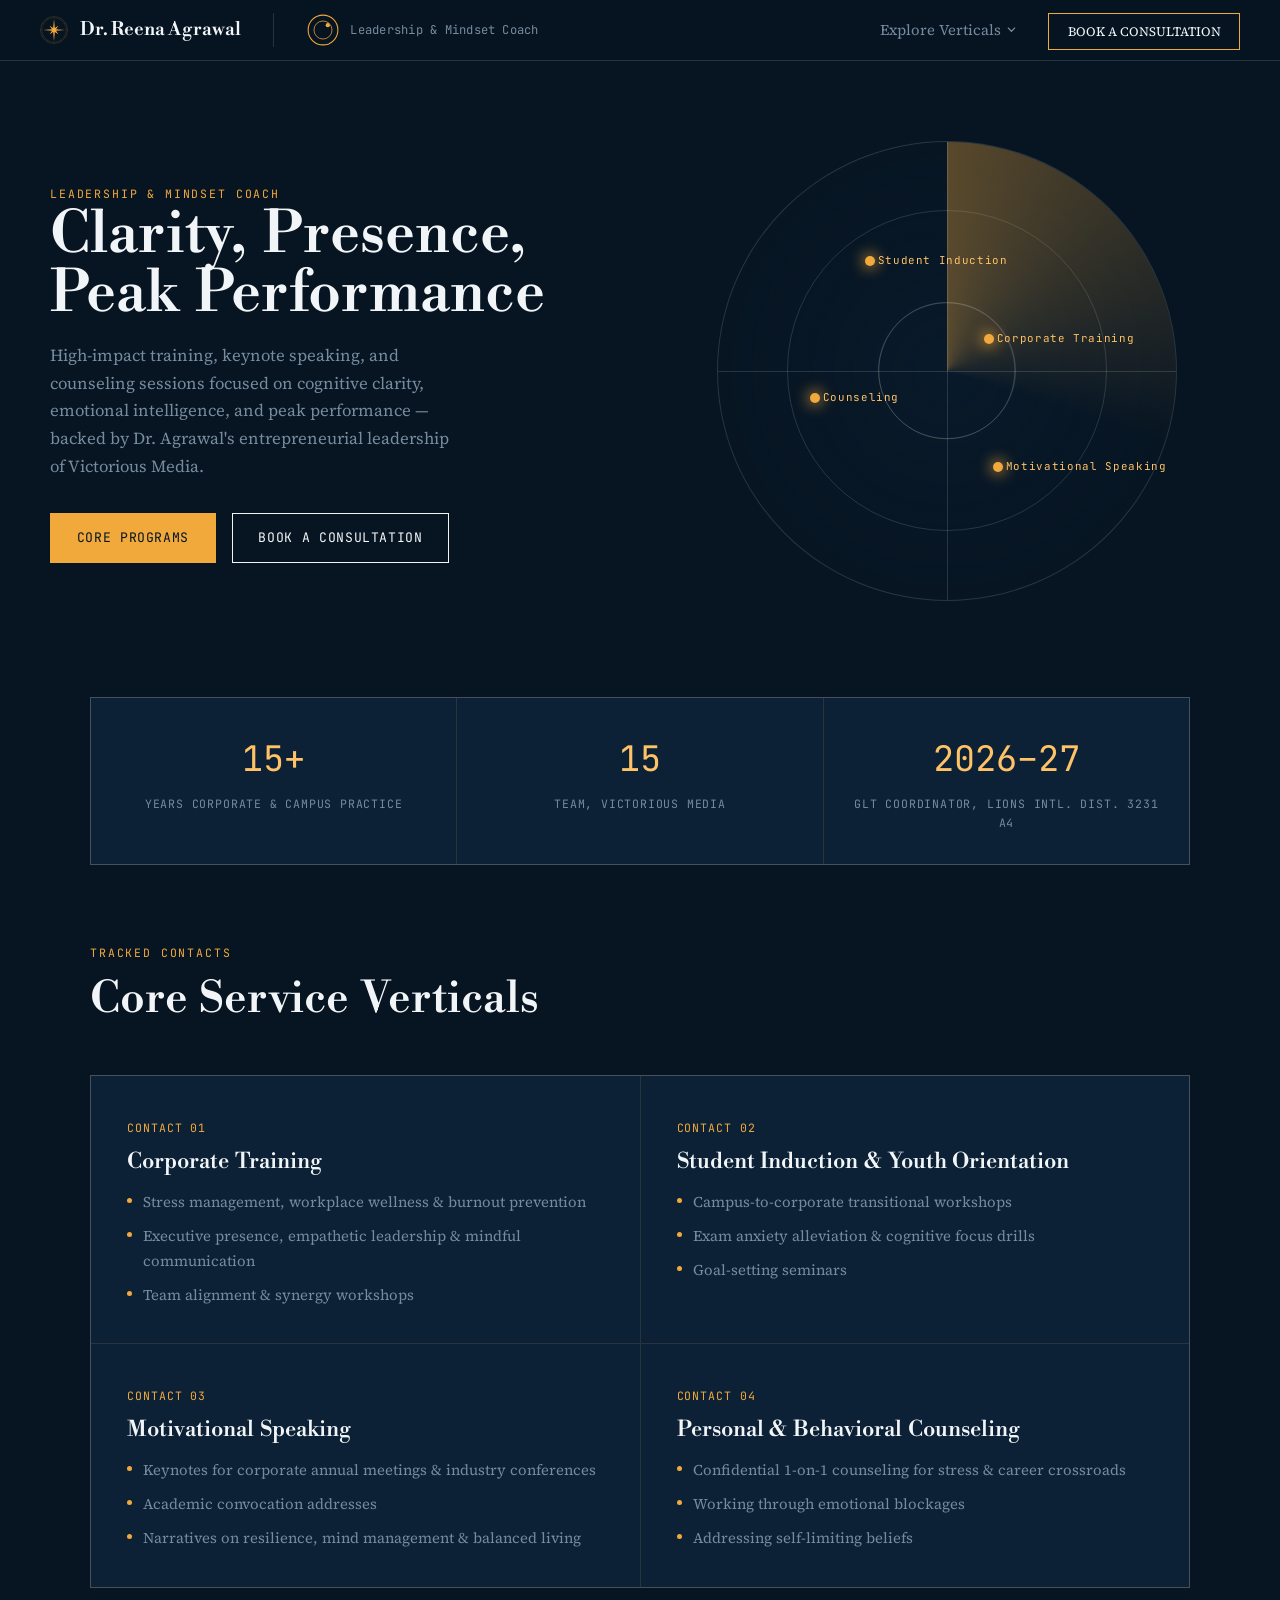
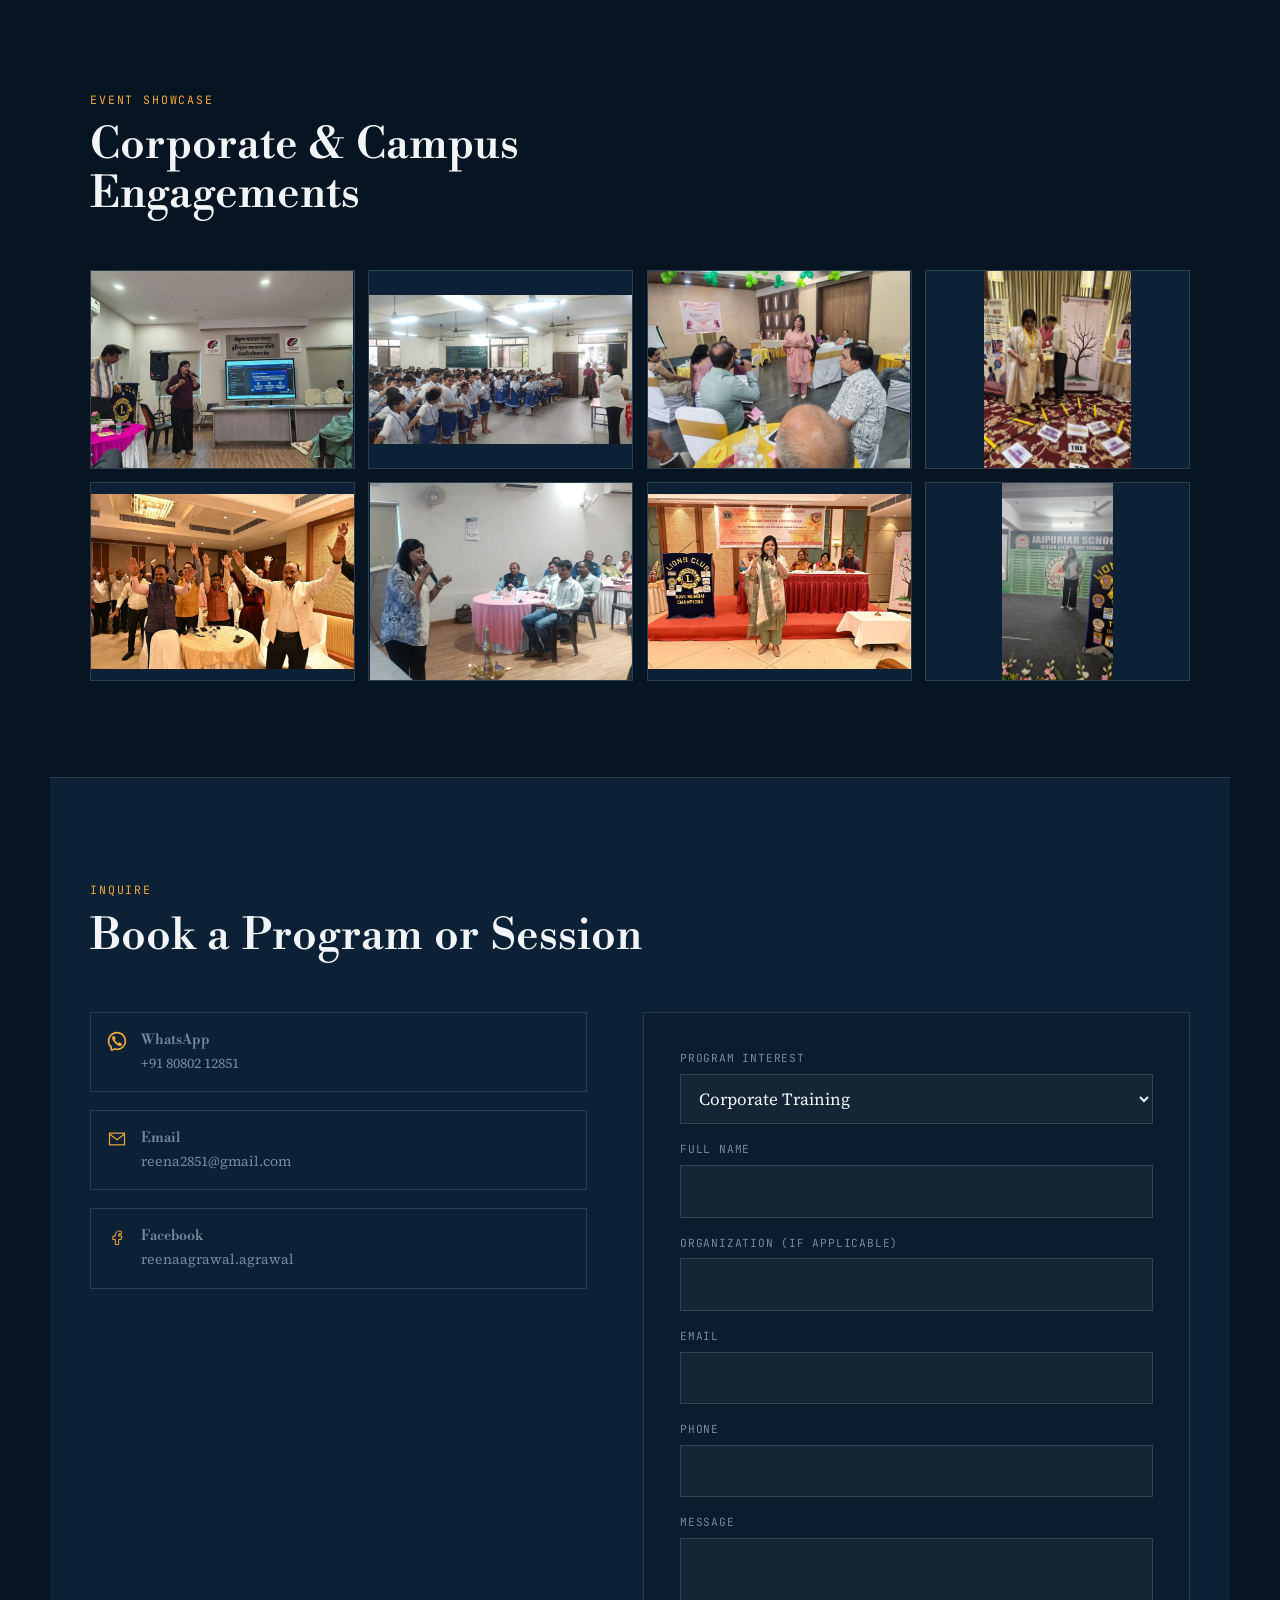
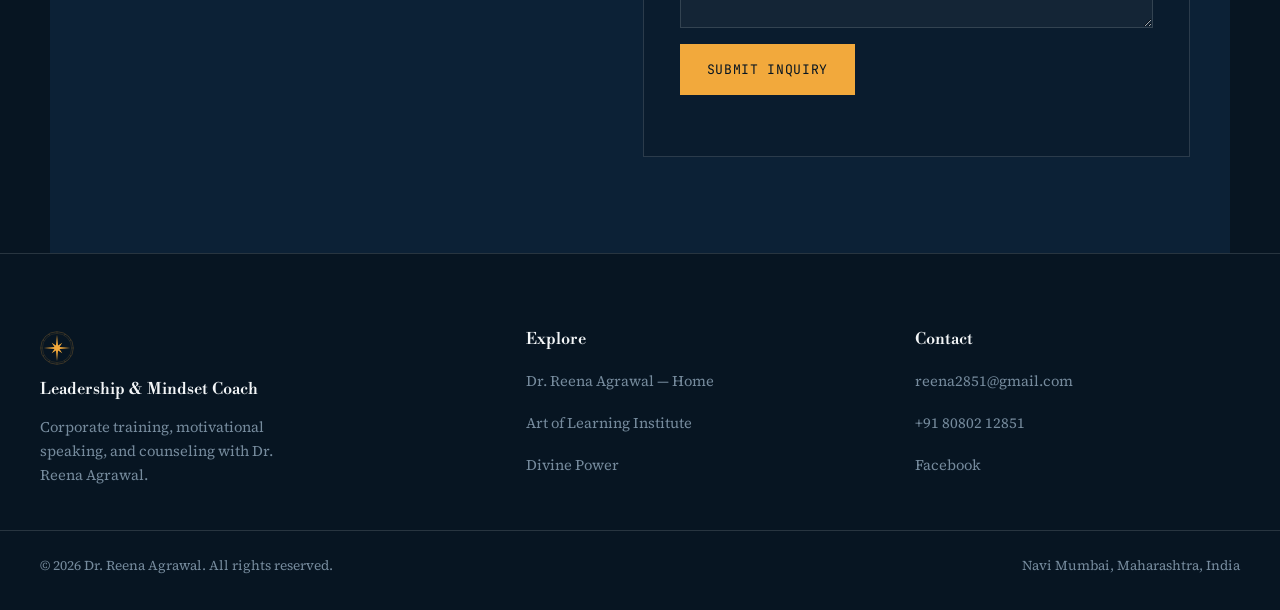
<file: leadership-mindset-coach/index.html>
<!DOCTYPE html>
<html lang="en">
<head>
<meta charset="UTF-8">
<meta name="viewport" content="width=device-width, initial-scale=1.0">
<title>Corporate Leadership, Motivational Speaking &amp; Counseling</title>
<meta name="description" content="Dr. Reena Agrawal — corporate training, student induction, keynote speaking, and personal counseling for cognitive clarity, emotional intelligence, and peak performance.">
<link rel="icon" href="../assets/img/favicon-32.png" sizes="32x32" type="image/png">
<link rel="icon" href="../assets/img/favicon.svg" type="image/svg+xml">
<link rel="apple-touch-icon" href="../assets/img/apple-touch-icon.png">
<link rel="preconnect" href="https://fonts.googleapis.com">
<link rel="preconnect" href="https://fonts.gstatic.com" crossorigin>
<link rel="stylesheet" href="https://fonts.googleapis.com/css2?family=Libre+Bodoni:ital,wght@0,400..700;1,400..700&amp;family=Source+Serif+4:ital,opsz,wght@0,8..60,400;0,8..60,500;0,8..60,600;1,8..60,400&amp;family=JetBrains+Mono:wght@400;500;600&amp;display=swap">
<link rel="stylesheet" href="../assets/css/base.css">
<link rel="stylesheet" href="../assets/css/leadership.css">
<link rel="stylesheet" href="../assets/css/mobile.css">
</head>
<body>
<!--
THESIS: A leadership coach's page isn't a stock-photo handshake site — it's a
radar scope holding four practice areas as tracked contacts, refusing the
generic "unlock your potential" hero.
OWN-WORLD: Navy scope, slate secondary text, amber contact blips and sweep,
concentric range rings; Libre Bodoni display, Source Serif 4 body, JetBrains
Mono for coordinates and range labels.
STORY: A visitor reads her as a precise, high-clarity operator across four
distinct engagements, locates their own need as a tracked contact, and
inquires with the right category pre-tagged.
FIRST VIEWPORT: A live radar scope — sweep rotating, four amber contacts
lit and labeled — beside her name and positioning, the instrument itself
doing the introducing.
FORM: Radar Scope, candidate 5 of 7 (audience-grounded list), seed key
[leadership seed], raised by Ikeda Datamatics' precision-data register kept
as a full alternate rather than adopted.
FINISH: unreviewed and undocumented is unfinished; this build ends with the
finish review, the verdict, DESIGN.md, and every shipping raster carrying its
provenance.
-->
<a class="skip-link" href="#main">Skip to content</a>

<svg style="display:none" aria-hidden="true">
  <symbol id="seal-mark" viewBox="0 0 200 200">
    <circle cx="100" cy="100" r="96" fill="none" stroke="currentColor" stroke-width="1.25"/>
    <circle cx="100" cy="100" r="86" fill="none" stroke="currentColor" stroke-width="0.75"/>
    <g stroke="currentColor" stroke-width="1">
      <line x1="100" y1="4" x2="100" y2="14"/>
      <line x1="100" y1="4" x2="100" y2="14" transform="rotate(30 100 100)"/>
      <line x1="100" y1="4" x2="100" y2="14" transform="rotate(60 100 100)"/>
      <line x1="100" y1="4" x2="100" y2="14" transform="rotate(90 100 100)"/>
      <line x1="100" y1="4" x2="100" y2="14" transform="rotate(120 100 100)"/>
      <line x1="100" y1="4" x2="100" y2="14" transform="rotate(150 100 100)"/>
      <line x1="100" y1="4" x2="100" y2="14" transform="rotate(180 100 100)"/>
      <line x1="100" y1="4" x2="100" y2="14" transform="rotate(210 100 100)"/>
      <line x1="100" y1="4" x2="100" y2="14" transform="rotate(240 100 100)"/>
      <line x1="100" y1="4" x2="100" y2="14" transform="rotate(270 100 100)"/>
      <line x1="100" y1="4" x2="100" y2="14" transform="rotate(300 100 100)"/>
      <line x1="100" y1="4" x2="100" y2="14" transform="rotate(330 100 100)"/>
    </g>
    <path d="M100,22 L106.1,85.2 L131.1,68.9 L114.8,93.9 L178,100 L114.8,106.1 L131.1,131.1 L106.1,114.8 L100,178 L93.9,114.8 L68.9,131.1 L85.2,106.1 L22,100 L85.2,93.9 L68.9,68.9 L93.9,85.2 Z" fill="currentColor"/>
    <circle cx="100" cy="100" r="5" fill="currentColor"/>
  </symbol>
</svg>

<header class="site-header">
  <div class="site-header__inner">
    <div class="site-header__brands">
      <a class="site-brand" href="../index.html">
        <svg class="seal-mark"><use href="#seal-mark"></use></svg>
        Dr. Reena Agrawal
      </a>
      <div class="site-header__subbrand">
        <svg class="site-header__submark" viewBox="0 0 32 32" aria-hidden="true">
          <circle cx="16" cy="16" r="14" fill="none" stroke="currentColor" stroke-width="1"/>
          <circle cx="16" cy="16" r="8.5" fill="none" stroke="currentColor" stroke-width="0.7"/>
          <circle cx="20.5" cy="11.5" r="2" fill="currentColor"/>
        </svg>
        <span>Leadership &amp; Mindset Coach</span>
      </div>
    </div>
    <nav class="site-nav">
      <button class="nav-toggle" aria-expanded="false" aria-controls="nav-menu" aria-label="Toggle menu">
        <svg width="22" height="16" viewBox="0 0 22 16" fill="none"><path d="M0 1H22M0 8H22M0 15H22" stroke="currentColor" stroke-width="1.5"/></svg>
      </button>
      <ul class="nav-menu" id="nav-menu">
        <li class="nav-item nav-item--dropdown" data-open="false">
          <button class="nav-dropdown-trigger" aria-expanded="false" aria-controls="verticals-menu">
            Explore Verticals
            <svg class="chevron" viewBox="0 0 10 6" fill="none"><path d="M1 1L5 5L9 1" stroke="currentColor" stroke-width="1.4"/></svg>
          </button>
          <div class="nav-dropdown-collapse">
          <ul class="nav-dropdown" id="verticals-menu">
            <li><a href="../yoga-expert/index.html"><strong>Yoga Expert</strong><span>Art of Learning Institute</span></a></li>
            <li><a href="../energy-spatial-consultant/index.html"><strong>Energy &amp; Spatial Consultant</strong><span>Divine Power</span></a></li>
            <li><a href="index.html"><strong>Leadership &amp; Mindset Coach</strong><span>Corporate &amp; Campus Programs</span></a></li>
          </ul>
          </div>
        </li>
        <li><a class="nav-cta" href="#contact">Book a Consultation</a></li>
      </ul>
    </nav>
  </div>
</header>

<main id="main">

  <!-- ============ HERO: RADAR SCOPE ============ -->
  <section class="radar-hero">
    <div class="radar-hero__inner">
      <div>
        <span class="eyebrow-mono">Leadership &amp; Mindset Coach</span>
        <h1>Clarity, Presence,<br>Peak Performance</h1>
        <p class="radar-hero__sub">High-impact training, keynote speaking, and counseling sessions focused on cognitive clarity, emotional intelligence, and peak performance — backed by Dr. Agrawal's entrepreneurial leadership of Victorious Media.</p>
        <div class="hero-ctas">
          <a class="btn btn--primary" href="#services">Core Programs</a>
          <a class="btn btn--ghost" href="#contact">Book a Consultation</a>
        </div>
      </div>

      <div class="radar-scope" aria-hidden="true">
        <div class="radar-sweep"></div>
        <div class="radar-crosshair"></div>
        <div class="radar-ring-inner"></div>
        <div class="radar-blip" style="top:42%;left:58%;"><span>Corporate Training</span></div>
        <div class="radar-blip" style="top:25%;left:32%;"><span>Student Induction</span></div>
        <div class="radar-blip" style="top:70%;left:60%;"><span>Motivational Speaking</span></div>
        <div class="radar-blip" style="top:55%;left:20%;"><span>Counseling</span></div>
      </div>
    </div>
  </section>

  <!-- ============ CREDENTIALS ============ -->
  <section class="section" style="padding-bottom:0;">
    <div class="credential-row">
      <div class="credential-plate">
        <div class="credential-plate__num">15+</div>
        <div class="credential-plate__label">Years Corporate &amp; Campus Practice</div>
      </div>
      <div class="credential-plate">
        <div class="credential-plate__num">15</div>
        <div class="credential-plate__label">Team, Victorious Media</div>
      </div>
      <div class="credential-plate">
        <div class="credential-plate__num">2026&ndash;27</div>
        <div class="credential-plate__label">GLT Coordinator, Lions Intl. Dist. 3231 A4</div>
      </div>
    </div>
  </section>

  <!-- ============ CORE SERVICES ============ -->
  <section class="section" id="services">
    <div class="section-head">
      <span class="eyebrow-mono">Tracked Contacts</span>
      <h2>Core Service Verticals</h2>
    </div>

    <div class="contact-grid">
      <article class="contact-card" data-reveal>
        <span class="contact-card__range">Contact 01</span>
        <h3>Corporate Training</h3>
        <ul>
          <li>Stress management, workplace wellness &amp; burnout prevention</li>
          <li>Executive presence, empathetic leadership &amp; mindful communication</li>
          <li>Team alignment &amp; synergy workshops</li>
        </ul>
      </article>
      <article class="contact-card" data-reveal>
        <span class="contact-card__range">Contact 02</span>
        <h3>Student Induction &amp; Youth Orientation</h3>
        <ul>
          <li>Campus-to-corporate transitional workshops</li>
          <li>Exam anxiety alleviation &amp; cognitive focus drills</li>
          <li>Goal-setting seminars</li>
        </ul>
      </article>
      <article class="contact-card" data-reveal>
        <span class="contact-card__range">Contact 03</span>
        <h3>Motivational Speaking</h3>
        <ul>
          <li>Keynotes for corporate annual meetings &amp; industry conferences</li>
          <li>Academic convocation addresses</li>
          <li>Narratives on resilience, mind management &amp; balanced living</li>
        </ul>
      </article>
      <article class="contact-card" data-reveal>
        <span class="contact-card__range">Contact 04</span>
        <h3>Personal &amp; Behavioral Counseling</h3>
        <ul>
          <li>Confidential 1-on-1 counseling for stress &amp; career crossroads</li>
          <li>Working through emotional blockages</li>
          <li>Addressing self-limiting beliefs</li>
        </ul>
      </article>
    </div>
  </section>

  <!-- ============ EVENT SHOWCASE ============ -->
  <section class="section">
    <div class="section-head">
      <span class="eyebrow-mono">Event Showcase</span>
      <h2>Corporate &amp; Campus Engagements</h2>
    </div>
    <div class="gallery-grid">
      <a href="../assets/img/leadership/leadership-presenting.jpg" data-lightbox><img src="../assets/img/leadership/leadership-presenting.jpg" srcset="../assets/img/leadership/leadership-presenting-800.jpg 800w, ../assets/img/leadership/leadership-presenting.jpg 1600w" sizes="(max-width: 760px) 50vw, 300px" alt="Dr. Reena Agrawal presenting to a professional audience with a screen presentation" loading="lazy"></a>
      <a href="../assets/img/leadership/leadership-classroom.jpg" data-lightbox><img src="../assets/img/leadership/leadership-classroom.jpg" srcset="../assets/img/leadership/leadership-classroom-800.jpg 800w, ../assets/img/leadership/leadership-classroom.jpg 1600w" sizes="(max-width: 760px) 50vw, 300px" alt="Dr. Reena Agrawal leading an interactive student orientation session in a school classroom" loading="lazy"></a>
      <a href="../assets/img/leadership/leadership-workshop.jpg" data-lightbox><img src="../assets/img/leadership/leadership-workshop.jpg" srcset="../assets/img/leadership/leadership-workshop-800.jpg 800w, ../assets/img/leadership/leadership-workshop.jpg 1600w" sizes="(max-width: 760px) 50vw, 300px" alt="Dr. Agrawal leading the Impression workshop at a roundtable session" loading="lazy"></a>
      <a href="../assets/img/leadership/leadership-lions-booth.jpg" data-lightbox><img src="../assets/img/leadership/leadership-lions-booth.jpg" srcset="../assets/img/leadership/leadership-lions-booth-800.jpg 800w, ../assets/img/leadership/leadership-lions-booth.jpg 1600w" sizes="(max-width: 760px) 50vw, 300px" alt="Lion Dr. Reena Agrawal at a Lions International GLT coordination event" loading="lazy"></a>
      <a href="../assets/img/leadership/leadership-banquet.jpg" data-lightbox><img src="../assets/img/leadership/leadership-banquet.jpg" srcset="../assets/img/leadership/leadership-banquet-800.jpg 800w, ../assets/img/leadership/leadership-banquet.jpg 1600w" sizes="(max-width: 760px) 50vw, 300px" alt="Community leadership banquet with Dr. Agrawal among attendees" loading="lazy"></a>
      <a href="../assets/img/leadership/leadership-roundtable-address.jpg" data-lightbox><img src="../assets/img/leadership/leadership-roundtable-address.jpg" srcset="../assets/img/leadership/leadership-roundtable-address-800.jpg 800w, ../assets/img/leadership/leadership-roundtable-address.jpg 1600w" sizes="(max-width: 760px) 50vw, 300px" alt="Dr. Reena Agrawal addressing a business roundtable with a microphone" loading="lazy"></a>
      <a href="../assets/img/leadership/leadership-installation-keynote.jpg" data-lightbox><img src="../assets/img/leadership/leadership-installation-keynote.jpg" srcset="../assets/img/leadership/leadership-installation-keynote-800.jpg 800w, ../assets/img/leadership/leadership-installation-keynote.jpg 1600w" sizes="(max-width: 760px) 50vw, 300px" alt="Dr. Reena Agrawal delivering a keynote at the Lions Club 14th Installation Ceremony" loading="lazy"></a>
      <a href="../assets/img/leadership/leadership-school-talk.jpg" data-lightbox><img src="../assets/img/leadership/leadership-school-talk.jpg" srcset="../assets/img/leadership/leadership-school-talk-800.jpg 800w, ../assets/img/leadership/leadership-school-talk.jpg 1600w" sizes="(max-width: 760px) 50vw, 300px" alt="Dr. Reena Agrawal addressing students at Jaipuriar Senior Secondary School" loading="lazy"></a>
    </div>
  </section>

  <!-- ============ CONTACT ============ -->
  <section class="section booking-band" id="contact">
    <div class="section-head">
      <span class="eyebrow-mono">Inquire</span>
      <h2>Book a Program or Session</h2>
    </div>

    <div class="contact-wrap">
      <div class="contact-channels">
        <a class="contact-channel" href="https://wa.me/918080212851" target="_blank" rel="noopener">
          <svg viewBox="0 0 24 24" fill="currentColor"><path d="M6.014 8.00613C6.12827 7.1024 7.30277 5.87414 8.23488 6.01043L8.23339 6.00894C9.14051 6.18132 9.85859 7.74261 10.2635 8.44465C10.5504 8.95402 10.3641 9.4701 10.0965 9.68787C9.7355 9.97883 9.17099 10.3803 9.28943 10.7834C9.5 11.5 12 14 13.2296 14.7107C13.695 14.9797 14.0325 14.2702 14.3207 13.9067C14.5301 13.6271 15.0466 13.46 15.5548 13.736C16.3138 14.178 17.0288 14.6917 17.69 15.27C18.0202 15.546 18.0977 15.9539 17.8689 16.385C17.4659 17.1443 16.3003 18.1456 15.4542 17.9421C13.9764 17.5868 8 15.27 6.08033 8.55801C5.97237 8.24048 5.99955 8.12044 6.014 8.00613Z"/><path fill-rule="evenodd" clip-rule="evenodd" d="M12 23C10.7764 23 10.0994 22.8687 9 22.5L6.89443 23.5528C5.56462 24.2177 4 23.2507 4 21.7639V19.5C1.84655 17.492 1 15.1767 1 12C1 5.92487 5.92487 1 12 1C18.0751 1 23 5.92487 23 12C23 18.0751 18.0751 23 12 23ZM6 18.6303L5.36395 18.0372C3.69087 16.4772 3 14.7331 3 12C3 7.02944 7.02944 3 12 3C16.9706 3 21 7.02944 21 12C21 16.9706 16.9706 21 12 21C11.0143 21 10.552 20.911 9.63595 20.6038L8.84847 20.3397L6 21.7639V18.6303Z"/></svg>
          <span><strong>WhatsApp</strong><span>+91 80802 12851</span></span>
        </a>
        <a class="contact-channel" href="mailto:reena2851@gmail.com">
          <svg viewBox="0 0 24 24" fill="none"><rect x="3" y="5" width="18" height="14" stroke="currentColor" stroke-width="1.4"/><path d="M3 6l9 7 9-7" stroke="currentColor" stroke-width="1.4"/></svg>
          <span><strong>Email</strong><span>reena2851@gmail.com</span></span>
        </a>
        <a class="contact-channel" href="https://www.facebook.com/reenaagrawal.agrawal" target="_blank" rel="noopener">
          <svg viewBox="0 0 24 24" fill="none"><path d="M14 9h3V5h-3c-2 0-4 1.6-4 4v2H7v4h3v6h4v-6h3l1-4h-4V9c0-.6.4-1 1-1Z" stroke="currentColor" stroke-width="1.2" stroke-linejoin="round"/></svg>
          <span><strong>Facebook</strong><span>reenaagrawal.agrawal</span></span>
        </a>
      </div>

      <form class="form-card" data-lead-form="leadership-mindset-coach/index.html" action="https://formspree.io/f/xppwbbdp" method="POST">
        <input type="hidden" name="Category" value="Corporate/Student Workshop">
        <div class="field">
          <label for="l-interest">Program Interest</label>
          <select id="l-interest" name="Program">
            <option value="Corporate Training">Corporate Training</option>
            <option value="Student Induction">Student Induction &amp; Youth Orientation</option>
            <option value="Motivational Speaking">Motivational / Keynote Speaking</option>
            <option value="Counseling">Personal &amp; Behavioral Counseling</option>
          </select>
        </div>
        <div class="field">
          <label for="l-name">Full Name</label>
          <input id="l-name" name="Name" type="text" required>
        </div>
        <div class="field">
          <label for="l-org">Organization (if applicable)</label>
          <input id="l-org" name="Organization" type="text">
        </div>
        <div class="field">
          <label for="l-email">Email</label>
          <input id="l-email" name="email" type="email" autocomplete="email" required>
        </div>
        <div class="field">
          <label for="l-phone">Phone</label>
          <input id="l-phone" name="Phone" type="tel">
        </div>
        <div class="field">
          <label for="l-message">Message</label>
          <textarea id="l-message" name="Message"></textarea>
        </div>
        <button class="btn btn--primary" type="submit">Submit Inquiry</button>
        <p class="form-status" data-form-status role="status"></p>
      </form>
    </div>
  </section>

</main>

<footer class="site-footer">
  <div class="site-footer__inner">
    <div class="footer-brand">
      <svg class="seal-mark"><use href="#seal-mark"></use></svg>
      <h4>Leadership &amp; Mindset Coach</h4>
      <p style="max-width:32ch;font-size:0.92rem;">Corporate training, motivational speaking, and counseling with Dr. Reena Agrawal.</p>
    </div>
    <div>
      <h4>Explore</h4>
      <ul class="footer-links">
        <li><a href="../index.html">Dr. Reena Agrawal — Home</a></li>
        <li><a href="../yoga-expert/index.html">Art of Learning Institute</a></li>
        <li><a href="../energy-spatial-consultant/index.html">Divine Power</a></li>
      </ul>
    </div>
    <div>
      <h4>Contact</h4>
      <ul class="footer-links">
        <li><a href="mailto:reena2851@gmail.com">reena2851@gmail.com</a></li>
        <li><a href="https://wa.me/918080212851">+91 80802 12851</a></li>
        <li><a href="https://www.facebook.com/reenaagrawal.agrawal">Facebook</a></li>
      </ul>
    </div>
  </div>
  <div class="site-footer__bottom">
    <span>&copy; 2026 Dr. Reena Agrawal. All rights reserved.</span>
    <span>Navi Mumbai, Maharashtra, India</span>
  </div>
</footer>

<div class="lightbox" id="lightbox" role="dialog" aria-modal="true" aria-label="Photo viewer" hidden>
  <button class="lightbox__close" aria-label="Close image">&times;</button>
</div>

<script src="../assets/js/main.js"></script>
</body>
</html>
</file>
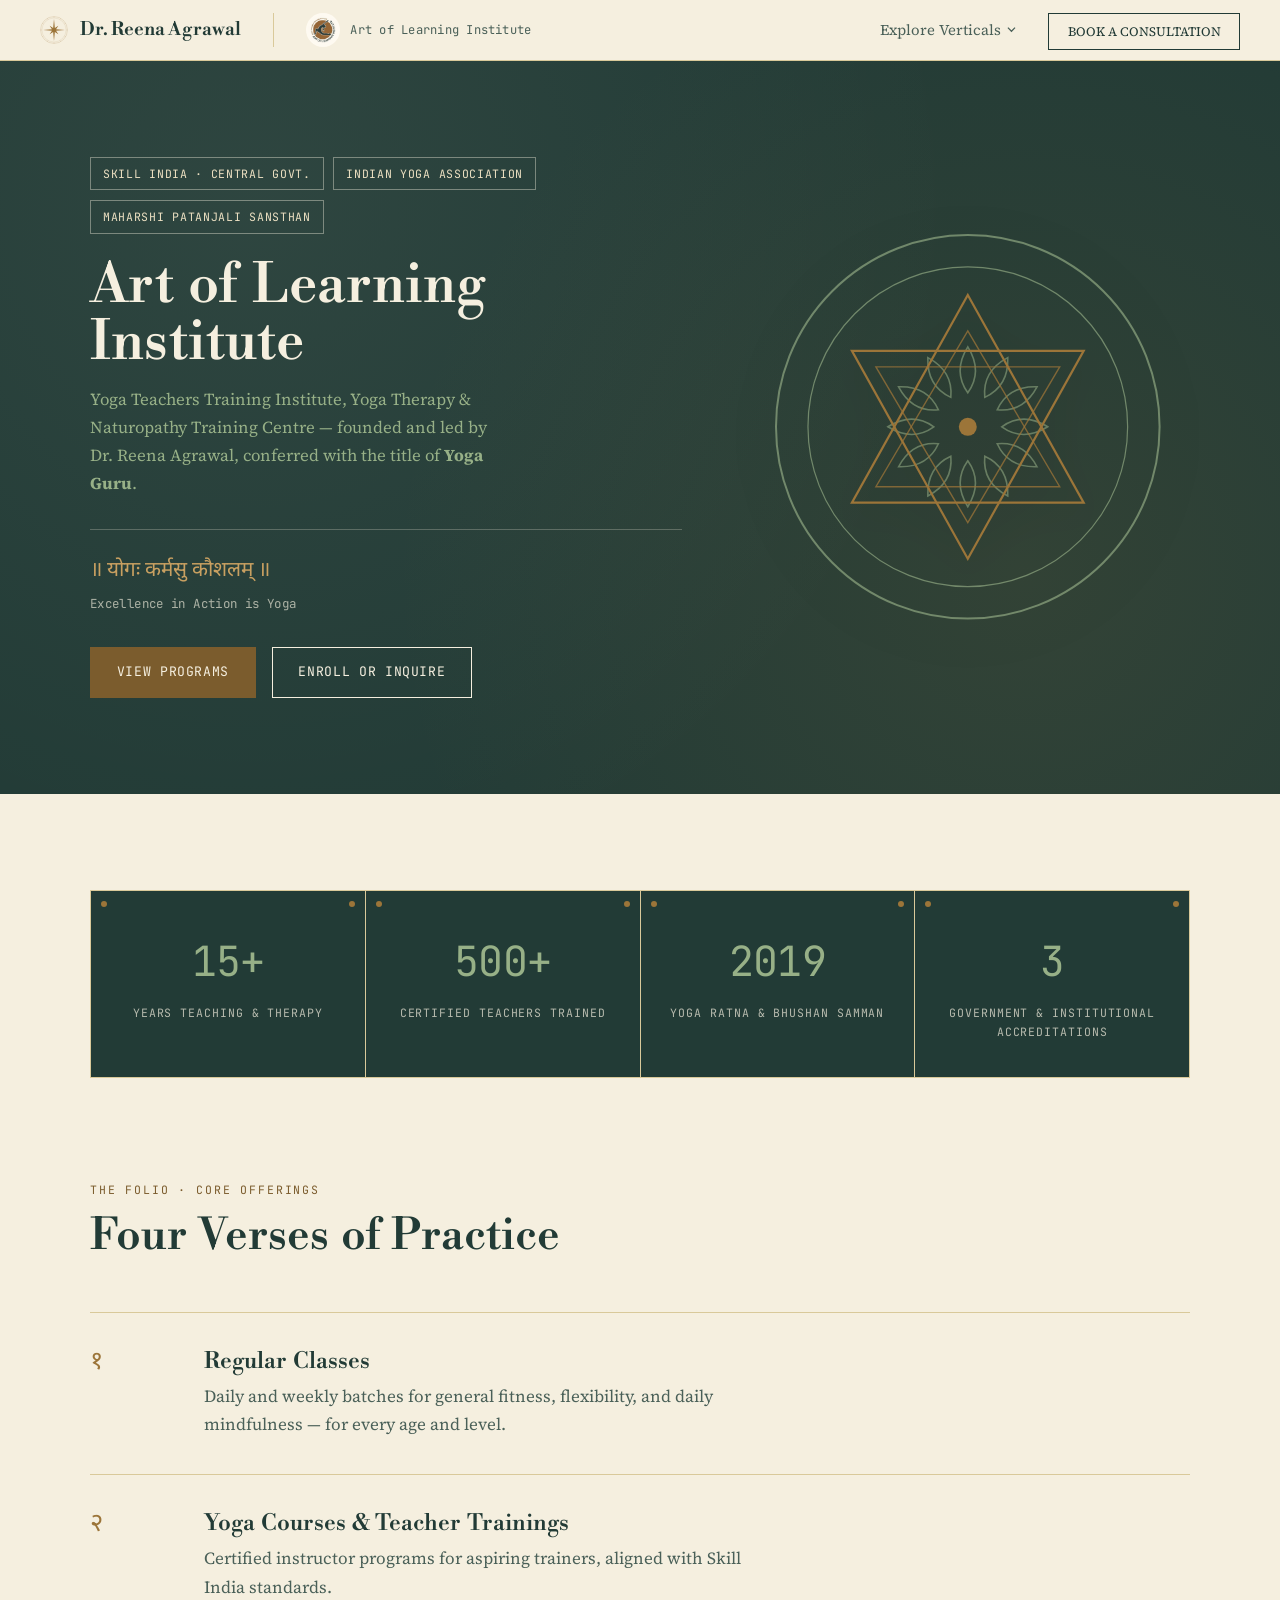
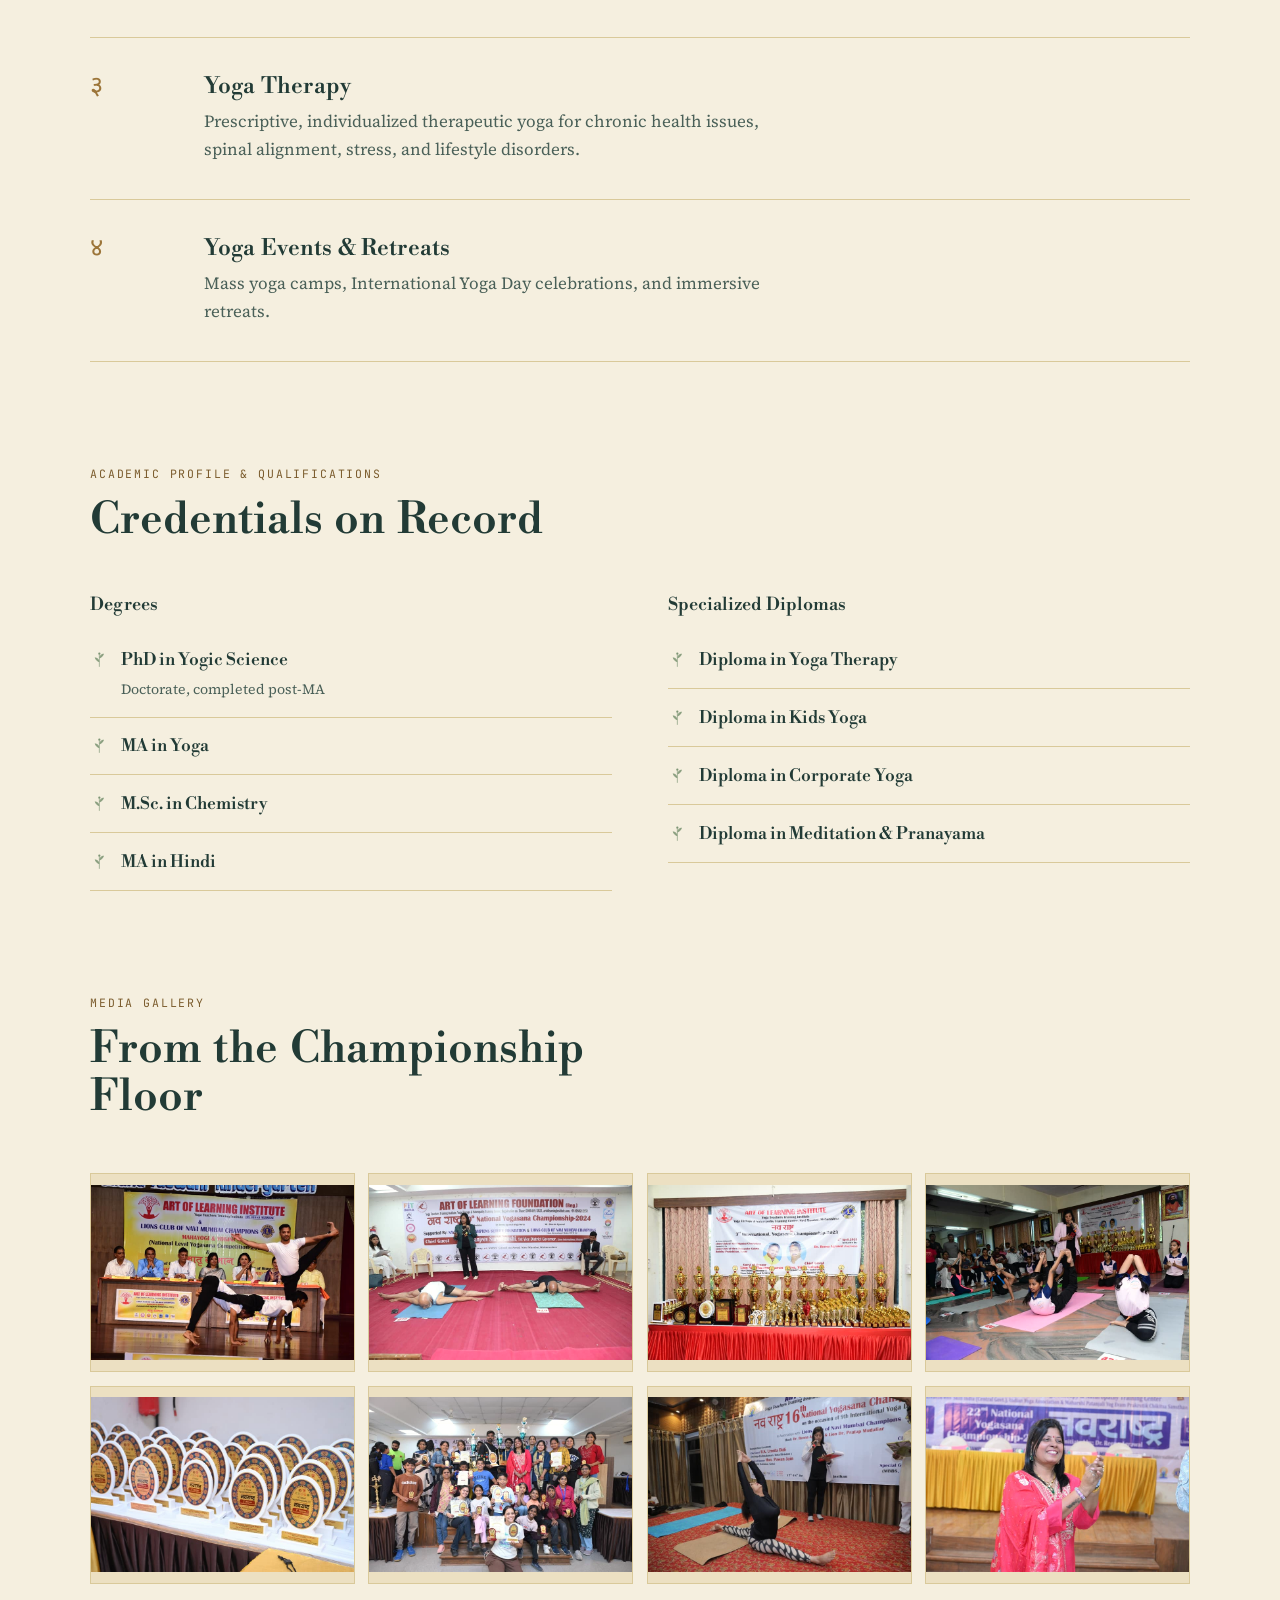
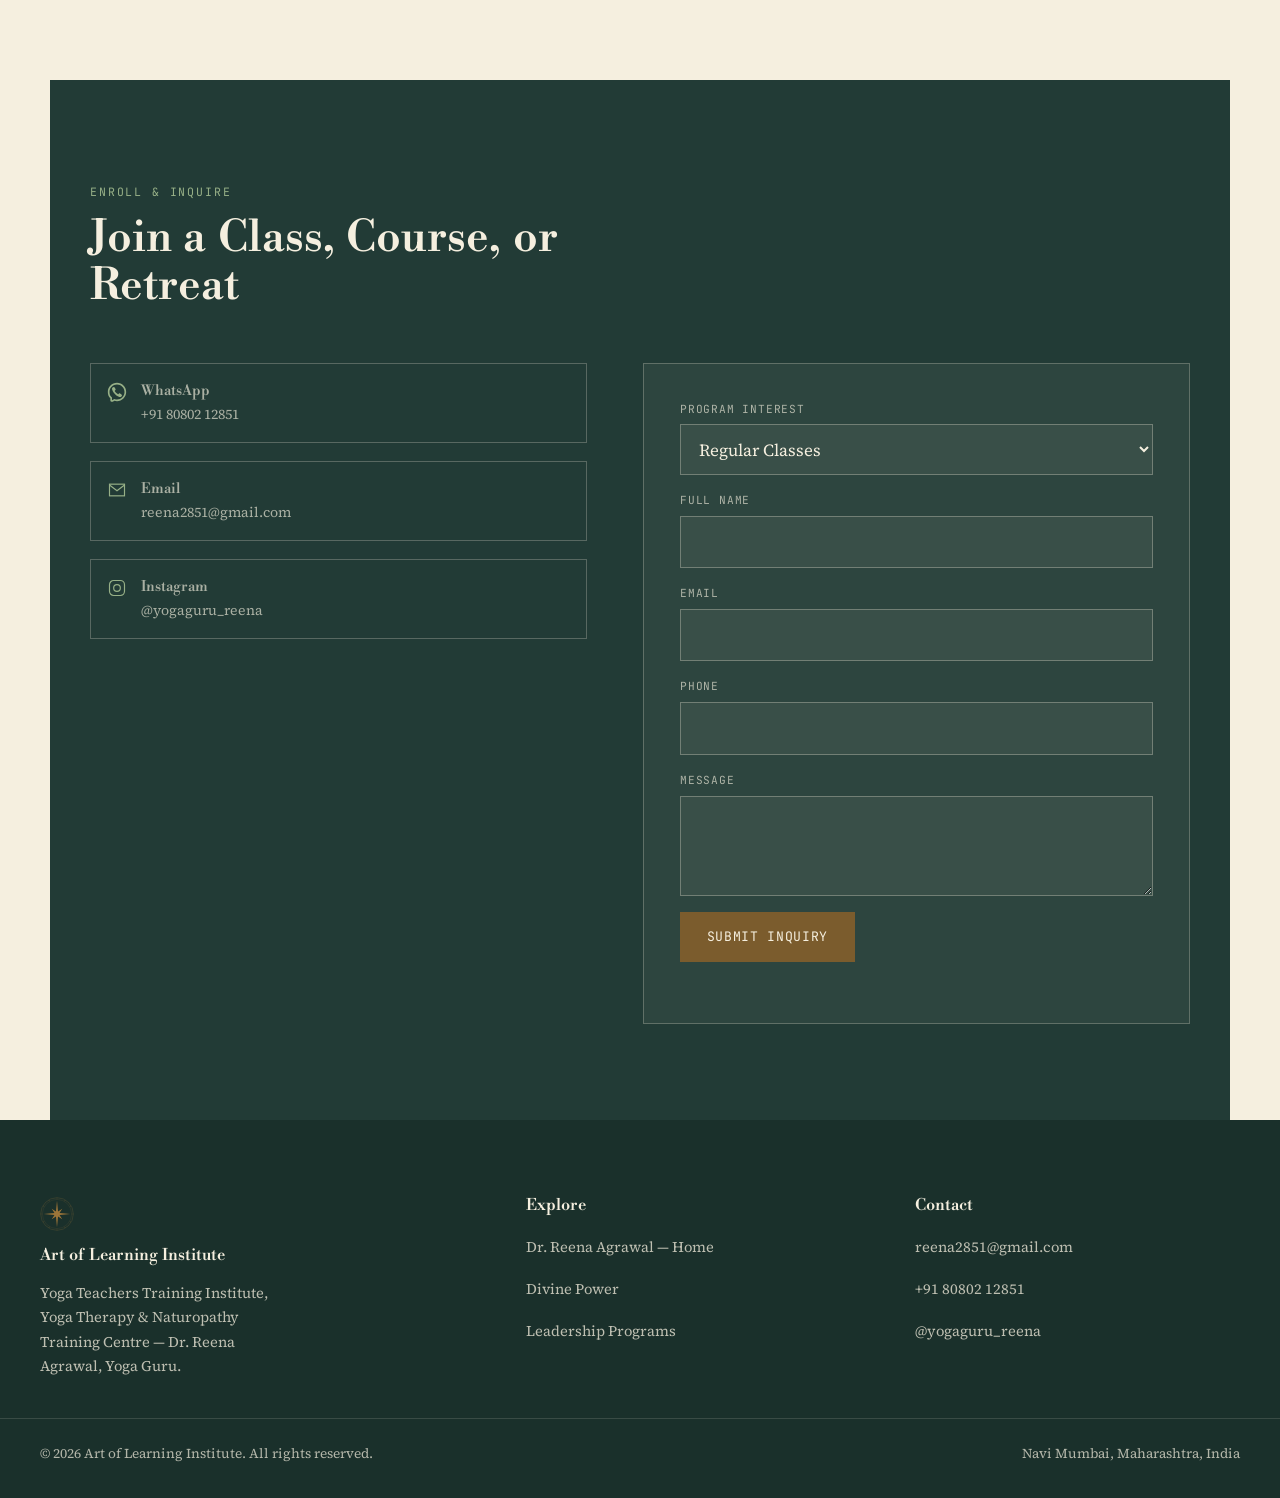
<file: yoga-expert/index.html>
<!DOCTYPE html>
<html lang="en">
<head>
<meta charset="UTF-8">
<meta name="viewport" content="width=device-width, initial-scale=1.0">
<title>Art of Learning Institute | Yoga Teacher Training &amp; Therapy by Dr. Reena Agrawal</title>
<meta name="description" content="Art of Learning Institute — Skill India accredited yoga teacher training, therapy, and naturopathy under Dr. Reena Agrawal (Yoga Guru). Classes, certified courses, therapy, and retreats in Navi Mumbai.">
<link rel="icon" href="../assets/img/favicon-32.png" sizes="32x32" type="image/png">
<link rel="icon" href="../assets/img/favicon.svg" type="image/svg+xml">
<link rel="apple-touch-icon" href="../assets/img/apple-touch-icon.png">
<link rel="preconnect" href="https://fonts.googleapis.com">
<link rel="preconnect" href="https://fonts.gstatic.com" crossorigin>
<link rel="stylesheet" href="https://fonts.googleapis.com/css2?family=Libre+Bodoni:ital,wght@0,400..700;1,400..700&amp;family=Source+Serif+4:ital,opsz,wght@0,8..60,400;0,8..60,500;0,8..60,600;1,8..60,400&amp;family=JetBrains+Mono:wght@400;500;600&amp;display=swap">
<link rel="stylesheet" href="https://fonts.googleapis.com/css2?family=Noto+Sans+Devanagari:wght@500;600&amp;display=swap">
<link rel="stylesheet" href="../assets/css/base.css">
<link rel="stylesheet" href="../assets/css/yoga.css">
<link rel="stylesheet" href="../assets/css/mobile.css">
</head>
<body>
<!--
THESIS: A teacher-training institute isn't a wellness-studio grid — it's a
bound sutra folio, each program a numbered verse in her own practice,
refusing the soft pastel yoga-site default.
OWN-WORLD: Warm sand ground, deep teal ink drawn from the institute's own
logo, ochre and sage accents, Devanagari verse numerals; Libre Bodoni display,
Source Serif 4 body, JetBrains Mono data.
STORY: A visitor reads the institute as a living lineage with real government
accreditation and 500+ trained teachers, finds their own program by verse
number, and enrolls or books.
FIRST VIEWPORT: A deep-teal institute banner — accreditation badges, her name
and the Sanskrit motto, a portrait at right — opening straight into the folio
rather than a stock hero photo.
FORM: Sutra Folio, candidate 4 of 7 (audience-grounded list), seed key
98fce349, raised by the Nixie-Counter challenger's tally-plate donation.
FINISH: unreviewed and undocumented is unfinished; this build ends with the
finish review, the verdict, DESIGN.md, and every shipping raster carrying its
provenance.
-->
<a class="skip-link" href="#main">Skip to content</a>

<svg style="display:none" aria-hidden="true">
  <symbol id="seal-mark" viewBox="0 0 200 200">
    <circle cx="100" cy="100" r="96" fill="none" stroke="currentColor" stroke-width="1.25"/>
    <circle cx="100" cy="100" r="86" fill="none" stroke="currentColor" stroke-width="0.75"/>
    <g stroke="currentColor" stroke-width="1">
      <line x1="100" y1="4" x2="100" y2="14"/>
      <line x1="100" y1="4" x2="100" y2="14" transform="rotate(30 100 100)"/>
      <line x1="100" y1="4" x2="100" y2="14" transform="rotate(60 100 100)"/>
      <line x1="100" y1="4" x2="100" y2="14" transform="rotate(90 100 100)"/>
      <line x1="100" y1="4" x2="100" y2="14" transform="rotate(120 100 100)"/>
      <line x1="100" y1="4" x2="100" y2="14" transform="rotate(150 100 100)"/>
      <line x1="100" y1="4" x2="100" y2="14" transform="rotate(180 100 100)"/>
      <line x1="100" y1="4" x2="100" y2="14" transform="rotate(210 100 100)"/>
      <line x1="100" y1="4" x2="100" y2="14" transform="rotate(240 100 100)"/>
      <line x1="100" y1="4" x2="100" y2="14" transform="rotate(270 100 100)"/>
      <line x1="100" y1="4" x2="100" y2="14" transform="rotate(300 100 100)"/>
      <line x1="100" y1="4" x2="100" y2="14" transform="rotate(330 100 100)"/>
    </g>
    <path d="M100,22 L106.1,85.2 L131.1,68.9 L114.8,93.9 L178,100 L114.8,106.1 L131.1,131.1 L106.1,114.8 L100,178 L93.9,114.8 L68.9,131.1 L85.2,106.1 L22,100 L85.2,93.9 L68.9,68.9 L93.9,85.2 Z" fill="currentColor"/>
    <circle cx="100" cy="100" r="5" fill="currentColor"/>
  </symbol>
  <symbol id="leaf-mark" viewBox="0 0 40 40">
    <path d="M20 36V10" stroke="currentColor" stroke-width="1.4" fill="none"/>
    <path d="M20 26C20 26 12 24 10 16C18 16 20 22 20 26Z" fill="currentColor" opacity="0.85"/>
    <path d="M20 18C20 18 28 16 30 8C22 8 20 14 20 18Z" fill="currentColor" opacity="0.85"/>
    <circle cx="20" cy="8" r="2.4" fill="currentColor"/>
  </symbol>
</svg>

<header class="site-header">
  <div class="site-header__inner">
    <div class="site-header__brands">
      <a class="site-brand" href="../index.html">
        <svg class="seal-mark"><use href="#seal-mark"></use></svg>
        Dr. Reena Agrawal
      </a>
      <div class="site-header__subbrand">
        <img class="site-header__submark" src="../assets/img/logos/aoli-logo.jpg" alt="Art of Learning Institute seal">
        <span>Art of Learning Institute</span>
      </div>
    </div>
    <nav class="site-nav">
      <button class="nav-toggle" aria-expanded="false" aria-controls="nav-menu" aria-label="Toggle menu">
        <svg width="22" height="16" viewBox="0 0 22 16" fill="none"><path d="M0 1H22M0 8H22M0 15H22" stroke="currentColor" stroke-width="1.5"/></svg>
      </button>
      <ul class="nav-menu" id="nav-menu">
        <li class="nav-item nav-item--dropdown" data-open="false">
          <button class="nav-dropdown-trigger" aria-expanded="false" aria-controls="verticals-menu">
            Explore Verticals
            <svg class="chevron" viewBox="0 0 10 6" fill="none"><path d="M1 1L5 5L9 1" stroke="currentColor" stroke-width="1.4"/></svg>
          </button>
          <div class="nav-dropdown-collapse">
          <ul class="nav-dropdown" id="verticals-menu">
            <li><a href="index.html"><strong>Yoga Expert</strong><span>Art of Learning Institute</span></a></li>
            <li><a href="../energy-spatial-consultant/index.html"><strong>Energy &amp; Spatial Consultant</strong><span>Divine Power</span></a></li>
            <li><a href="../leadership-mindset-coach/index.html"><strong>Leadership &amp; Mindset Coach</strong><span>Corporate &amp; Campus Programs</span></a></li>
          </ul>
          </div>
        </li>
        <li><a class="nav-cta" href="#contact">Book a Consultation</a></li>
      </ul>
    </nav>
  </div>
</header>

<main id="main">

  <!-- ============ INSTITUTE BANNER / HERO ============ -->
  <section class="folio-hero">
    <div class="folio-hero__grain"></div>
    <div class="folio-hero__inner">
      <div>
        <div class="folio-badges">
          <span class="folio-badge">Skill India &middot; Central Govt.</span>
          <span class="folio-badge">Indian Yoga Association</span>
          <span class="folio-badge">Maharshi Patanjali Sansthan</span>
        </div>
        <h1>Art of Learning<br>Institute</h1>
        <p class="folio-hero__sub">Yoga Teachers Training Institute, Yoga Therapy &amp; Naturopathy Training Centre — founded and led by Dr. Reena Agrawal, conferred with the title of <strong>Yoga Guru</strong>.</p>

        <div class="motto">
          <p class="motto__sanskrit" lang="sa">॥ योगः कर्मसु कौशलम् ॥</p>
          <p class="motto__gloss">Excellence in Action is Yoga</p>
        </div>

        <div class="hero-ctas">
          <a class="btn btn--primary" href="#offerings">View Programs</a>
          <a class="btn btn--ghost" href="#contact">Enroll or Inquire</a>
        </div>
      </div>

      <div class="folio-hero__portrait" role="img" aria-label="A yantra — a sacred geometric diagram of interlocking triangles, symbolizing the institute's meditative practice">
        <svg class="yantra-mark" viewBox="0 0 200 200">
          <circle cx="100" cy="100" r="96" fill="none" class="yantra-ring" stroke-width="1"/>
          <circle cx="100" cy="100" r="80" fill="none" class="yantra-ring" stroke-width="0.6"/>
          <g class="yantra-petals" fill="none" stroke-width="0.8">
            <path d="M100,60 C105,68 105,76 100,83 C95,76 95,68 100,60 Z"/>
            <path d="M100,60 C105,68 105,76 100,83 C95,76 95,68 100,60 Z" transform="rotate(30 100 100)"/>
            <path d="M100,60 C105,68 105,76 100,83 C95,76 95,68 100,60 Z" transform="rotate(60 100 100)"/>
            <path d="M100,60 C105,68 105,76 100,83 C95,76 95,68 100,60 Z" transform="rotate(90 100 100)"/>
            <path d="M100,60 C105,68 105,76 100,83 C95,76 95,68 100,60 Z" transform="rotate(120 100 100)"/>
            <path d="M100,60 C105,68 105,76 100,83 C95,76 95,68 100,60 Z" transform="rotate(150 100 100)"/>
            <path d="M100,60 C105,68 105,76 100,83 C95,76 95,68 100,60 Z" transform="rotate(180 100 100)"/>
            <path d="M100,60 C105,68 105,76 100,83 C95,76 95,68 100,60 Z" transform="rotate(210 100 100)"/>
            <path d="M100,60 C105,68 105,76 100,83 C95,76 95,68 100,60 Z" transform="rotate(240 100 100)"/>
            <path d="M100,60 C105,68 105,76 100,83 C95,76 95,68 100,60 Z" transform="rotate(270 100 100)"/>
            <path d="M100,60 C105,68 105,76 100,83 C95,76 95,68 100,60 Z" transform="rotate(300 100 100)"/>
            <path d="M100,60 C105,68 105,76 100,83 C95,76 95,68 100,60 Z" transform="rotate(330 100 100)"/>
          </g>
          <path d="M100 34 L158 138 L42 138 Z" fill="none" class="yantra-tri-major" stroke-width="1.1"/>
          <path d="M100 166 L42 62 L158 62 Z" fill="none" class="yantra-tri-major" stroke-width="1.1"/>
          <path d="M100 52 L146 130 L54 130 Z" fill="none" class="yantra-tri-minor" stroke-width="0.7"/>
          <path d="M100 148 L54 70 L146 70 Z" fill="none" class="yantra-tri-minor" stroke-width="0.7"/>
          <circle cx="100" cy="100" r="4.5" class="yantra-bindu"/>
        </svg>
      </div>
    </div>
  </section>

  <!-- ============ ACHIEVEMENTS ============ -->
  <section class="section" aria-label="Key achievements">
    <div class="tally-row">
      <div class="tally-plate">
        <div class="tally-plate__num">15+</div>
        <div class="tally-plate__label">Years Teaching &amp; Therapy</div>
      </div>
      <div class="tally-plate">
        <div class="tally-plate__num">500+</div>
        <div class="tally-plate__label">Certified Teachers Trained</div>
      </div>
      <div class="tally-plate">
        <div class="tally-plate__num">2019</div>
        <div class="tally-plate__label">Yoga Ratna &amp; Bhushan Samman</div>
      </div>
      <div class="tally-plate">
        <div class="tally-plate__num">3</div>
        <div class="tally-plate__label">Government &amp; Institutional Accreditations</div>
      </div>
    </div>
  </section>

  <!-- ============ CORE OFFERINGS ============ -->
  <section class="section" id="offerings">
    <div class="section-head">
      <span class="eyebrow-mono">The Folio &middot; Core Offerings</span>
      <h2>Four Verses of Practice</h2>
    </div>

    <div class="folio-list">
      <article class="folio-entry" data-reveal>
        <span class="folio-entry__no">१</span>
        <div>
          <h3>Regular Classes</h3>
          <p>Daily and weekly batches for general fitness, flexibility, and daily mindfulness — for every age and level.</p>
        </div>
      </article>
      <article class="folio-entry" data-reveal>
        <span class="folio-entry__no">२</span>
        <div>
          <h3>Yoga Courses &amp; Teacher Trainings</h3>
          <p>Certified instructor programs for aspiring trainers, aligned with Skill India standards.</p>
        </div>
      </article>
      <article class="folio-entry" data-reveal>
        <span class="folio-entry__no">३</span>
        <div>
          <h3>Yoga Therapy</h3>
          <p>Prescriptive, individualized therapeutic yoga for chronic health issues, spinal alignment, stress, and lifestyle disorders.</p>
        </div>
      </article>
      <article class="folio-entry" data-reveal>
        <span class="folio-entry__no">४</span>
        <div>
          <h3>Yoga Events &amp; Retreats</h3>
          <p>Mass yoga camps, International Yoga Day celebrations, and immersive retreats.</p>
        </div>
      </article>
    </div>
  </section>

  <!-- ============ ACADEMIC PROFILE ============ -->
  <section class="section">
    <div class="section-head">
      <span class="eyebrow-mono">Academic Profile &amp; Qualifications</span>
      <h2>Credentials on Record</h2>
    </div>

    <div class="academic-grid">
      <div>
        <h3 style="font-size:1.1rem;margin-bottom:1rem;">Degrees</h3>
        <ul class="academic-list">
          <li><svg class="leaf-mark"><use href="#leaf-mark"></use></svg><div><strong>PhD in Yogic Science</strong><span>Doctorate, completed post-MA</span></div></li>
          <li><svg class="leaf-mark"><use href="#leaf-mark"></use></svg><div><strong>MA in Yoga</strong></div></li>
          <li><svg class="leaf-mark"><use href="#leaf-mark"></use></svg><div><strong>M.Sc. in Chemistry</strong></div></li>
          <li><svg class="leaf-mark"><use href="#leaf-mark"></use></svg><div><strong>MA in Hindi</strong></div></li>
        </ul>
      </div>
      <div>
        <h3 style="font-size:1.1rem;margin-bottom:1rem;">Specialized Diplomas</h3>
        <ul class="academic-list">
          <li><svg class="leaf-mark"><use href="#leaf-mark"></use></svg><div><strong>Diploma in Yoga Therapy</strong></div></li>
          <li><svg class="leaf-mark"><use href="#leaf-mark"></use></svg><div><strong>Diploma in Kids Yoga</strong></div></li>
          <li><svg class="leaf-mark"><use href="#leaf-mark"></use></svg><div><strong>Diploma in Corporate Yoga</strong></div></li>
          <li><svg class="leaf-mark"><use href="#leaf-mark"></use></svg><div><strong>Diploma in Meditation &amp; Pranayama</strong></div></li>
        </ul>
      </div>
    </div>
  </section>

  <!-- ============ GALLERY ============ -->
  <section class="section">
    <div class="section-head">
      <span class="eyebrow-mono">Media Gallery</span>
      <h2>From the Championship Floor</h2>
    </div>
    <div class="gallery-grid">
      <a href="../assets/img/yoga/yoga-hero-action.jpg" data-lightbox><img src="../assets/img/yoga/yoga-hero-action.jpg" srcset="../assets/img/yoga/yoga-hero-action-800.jpg 800w, ../assets/img/yoga/yoga-hero-action.jpg 1600w" sizes="(max-width: 760px) 50vw, 300px" alt="Students performing advanced yogasana poses at a National Yogasana Championship" loading="lazy"></a>
      <a href="../assets/img/yoga/yoga-championship-stage.jpg" data-lightbox><img src="../assets/img/yoga/yoga-championship-stage.jpg" srcset="../assets/img/yoga/yoga-championship-stage-800.jpg 800w, ../assets/img/yoga/yoga-championship-stage.jpg 1600w" sizes="(max-width: 760px) 50vw, 300px" alt="Dr. Reena Agrawal addressing the stage at the National Yogasana Championship" loading="lazy"></a>
      <a href="../assets/img/yoga/yoga-trophies-display.jpg" data-lightbox><img src="../assets/img/yoga/yoga-trophies-display.jpg" srcset="../assets/img/yoga/yoga-trophies-display-800.jpg 800w, ../assets/img/yoga/yoga-trophies-display.jpg 1600w" sizes="(max-width: 760px) 50vw, 300px" alt="Trophy display at the Art of Learning Institute's International Yogasana Championship" loading="lazy"></a>
      <a href="../assets/img/yoga/yoga-kids-poses.jpg" data-lightbox><img src="../assets/img/yoga/yoga-kids-poses.jpg" srcset="../assets/img/yoga/yoga-kids-poses-800.jpg 800w, ../assets/img/yoga/yoga-kids-poses.jpg 1600w" sizes="(max-width: 760px) 50vw, 300px" alt="Young students performing yoga poses under Dr. Agrawal's guidance" loading="lazy"></a>
      <a href="../assets/img/yoga/yoga-medals-rows.jpg" data-lightbox><img src="../assets/img/yoga/yoga-medals-rows.jpg" srcset="../assets/img/yoga/yoga-medals-rows-800.jpg 800w, ../assets/img/yoga/yoga-medals-rows.jpg 1600w" sizes="(max-width: 760px) 50vw, 300px" alt="Rows of medals from the 22nd National Yogasana Championship 2025" loading="lazy"></a>
      <a href="../assets/img/yoga/yoga-group-winners.jpg" data-lightbox><img src="../assets/img/yoga/yoga-group-winners.jpg" srcset="../assets/img/yoga/yoga-group-winners-800.jpg 800w, ../assets/img/yoga/yoga-group-winners.jpg 1600w" sizes="(max-width: 760px) 50vw, 300px" alt="Group photo of winners and participants with their certificates and trophies" loading="lazy"></a>
      <a href="../assets/img/yoga/yoga-split-pose.jpg" data-lightbox><img src="../assets/img/yoga/yoga-split-pose.jpg" srcset="../assets/img/yoga/yoga-split-pose-800.jpg 800w, ../assets/img/yoga/yoga-split-pose.jpg 1600w" sizes="(max-width: 760px) 50vw, 300px" alt="A participant performing a deep split backbend at the 16th National Yogasana Championship" loading="lazy"></a>
      <a href="../assets/img/yoga/yoga-candid-applause.jpg" data-lightbox><img src="../assets/img/yoga/yoga-candid-applause.jpg" srcset="../assets/img/yoga/yoga-candid-applause-800.jpg 800w, ../assets/img/yoga/yoga-candid-applause.jpg 1600w" sizes="(max-width: 760px) 50vw, 300px" alt="Dr. Reena Agrawal smiling and applauding at the 22nd National Yogasana Championship" loading="lazy"></a>
    </div>
  </section>

  <!-- ============ CONTACT ============ -->
  <section class="section contact-band" id="contact">
    <div class="section-head">
      <span class="eyebrow-mono">Enroll &amp; Inquire</span>
      <h2>Join a Class, Course, or Retreat</h2>
    </div>

    <div class="contact-wrap">
      <div class="contact-channels">
        <a class="contact-channel" href="https://wa.me/918080212851" target="_blank" rel="noopener">
          <svg viewBox="0 0 24 24" fill="currentColor"><path d="M6.014 8.00613C6.12827 7.1024 7.30277 5.87414 8.23488 6.01043L8.23339 6.00894C9.14051 6.18132 9.85859 7.74261 10.2635 8.44465C10.5504 8.95402 10.3641 9.4701 10.0965 9.68787C9.7355 9.97883 9.17099 10.3803 9.28943 10.7834C9.5 11.5 12 14 13.2296 14.7107C13.695 14.9797 14.0325 14.2702 14.3207 13.9067C14.5301 13.6271 15.0466 13.46 15.5548 13.736C16.3138 14.178 17.0288 14.6917 17.69 15.27C18.0202 15.546 18.0977 15.9539 17.8689 16.385C17.4659 17.1443 16.3003 18.1456 15.4542 17.9421C13.9764 17.5868 8 15.27 6.08033 8.55801C5.97237 8.24048 5.99955 8.12044 6.014 8.00613Z"/><path fill-rule="evenodd" clip-rule="evenodd" d="M12 23C10.7764 23 10.0994 22.8687 9 22.5L6.89443 23.5528C5.56462 24.2177 4 23.2507 4 21.7639V19.5C1.84655 17.492 1 15.1767 1 12C1 5.92487 5.92487 1 12 1C18.0751 1 23 5.92487 23 12C23 18.0751 18.0751 23 12 23ZM6 18.6303L5.36395 18.0372C3.69087 16.4772 3 14.7331 3 12C3 7.02944 7.02944 3 12 3C16.9706 3 21 7.02944 21 12C21 16.9706 16.9706 21 12 21C11.0143 21 10.552 20.911 9.63595 20.6038L8.84847 20.3397L6 21.7639V18.6303Z"/></svg>
          <span><strong>WhatsApp</strong><span>+91 80802 12851</span></span>
        </a>
        <a class="contact-channel" href="mailto:reena2851@gmail.com">
          <svg viewBox="0 0 24 24" fill="none"><rect x="3" y="5" width="18" height="14" stroke="currentColor" stroke-width="1.4"/><path d="M3 6l9 7 9-7" stroke="currentColor" stroke-width="1.4"/></svg>
          <span><strong>Email</strong><span>reena2851@gmail.com</span></span>
        </a>
        <a class="contact-channel" href="https://www.instagram.com/yogaguru_reena/" target="_blank" rel="noopener">
          <svg viewBox="0 0 24 24" fill="none"><rect x="3" y="3" width="18" height="18" rx="5" stroke="currentColor" stroke-width="1.4"/><circle cx="12" cy="12" r="4" stroke="currentColor" stroke-width="1.4"/></svg>
          <span><strong>Instagram</strong><span>@yogaguru_reena</span></span>
        </a>
      </div>

      <form class="form-card" data-lead-form="yoga-expert/index.html" action="https://formspree.io/f/xppwbbdp" method="POST">
        <input type="hidden" name="Category" value="Yoga Training">
        <div class="field">
          <label for="y-interest">Program Interest</label>
          <select id="y-interest" name="Program">
            <option value="Regular Classes">Regular Classes</option>
            <option value="Teacher Training">Yoga Courses &amp; Teacher Training</option>
            <option value="Yoga Therapy">Yoga Therapy</option>
            <option value="Events &amp; Retreats">Events &amp; Retreats</option>
          </select>
        </div>
        <div class="field">
          <label for="y-name">Full Name</label>
          <input id="y-name" name="Name" type="text" required>
        </div>
        <div class="field">
          <label for="y-email">Email</label>
          <input id="y-email" name="email" type="email" autocomplete="email" required>
        </div>
        <div class="field">
          <label for="y-phone">Phone</label>
          <input id="y-phone" name="Phone" type="tel">
        </div>
        <div class="field">
          <label for="y-message">Message</label>
          <textarea id="y-message" name="Message"></textarea>
        </div>
        <button class="btn btn--primary" type="submit">Submit Inquiry</button>
        <p class="form-status" data-form-status role="status"></p>
      </form>
    </div>
  </section>

</main>

<footer class="site-footer">
  <div class="site-footer__inner">
    <div class="footer-brand">
      <svg class="seal-mark"><use href="#seal-mark"></use></svg>
      <h4>Art of Learning Institute</h4>
      <p style="max-width:32ch;font-size:0.92rem;">Yoga Teachers Training Institute, Yoga Therapy &amp; Naturopathy Training Centre — Dr. Reena Agrawal, Yoga Guru.</p>
    </div>
    <div>
      <h4>Explore</h4>
      <ul class="footer-links">
        <li><a href="../index.html">Dr. Reena Agrawal — Home</a></li>
        <li><a href="../energy-spatial-consultant/index.html">Divine Power</a></li>
        <li><a href="../leadership-mindset-coach/index.html">Leadership Programs</a></li>
      </ul>
    </div>
    <div>
      <h4>Contact</h4>
      <ul class="footer-links">
        <li><a href="mailto:reena2851@gmail.com">reena2851@gmail.com</a></li>
        <li><a href="https://wa.me/918080212851">+91 80802 12851</a></li>
        <li><a href="https://www.instagram.com/yogaguru_reena/">@yogaguru_reena</a></li>
      </ul>
    </div>
  </div>
  <div class="site-footer__bottom">
    <span>&copy; 2026 Art of Learning Institute. All rights reserved.</span>
    <span>Navi Mumbai, Maharashtra, India</span>
  </div>
</footer>

<div class="lightbox" id="lightbox" role="dialog" aria-modal="true" aria-label="Photo viewer" hidden>
  <button class="lightbox__close" aria-label="Close image">&times;</button>
</div>

<script src="../assets/js/main.js"></script>
</body>
</html>
</file>
<file: assets/css/base.css>
/* ============================================================
   BASE — shared reset, typography loading, and structural
   skeleton for header/footer. Each vertical reskins these
   classes with its own palette; markup and behavior stay
   consistent so the site reads as one hand across four worlds.
   ============================================================ */

*, *::before, *::after { box-sizing: border-box; }

html {
  -webkit-text-size-adjust: 100%;
  scroll-behavior: smooth;
  overflow-x: hidden;
}

body {
  margin: 0;
  min-height: 100vh;
  -webkit-font-smoothing: antialiased;
  text-rendering: optimizeLegibility;
}

img, picture, video, canvas, svg {
  display: block;
  max-width: 100%;
}

input, button, textarea, select {
  font: inherit;
  color: inherit;
}

button { cursor: pointer; }

a {
  color: inherit;
  text-decoration: none;
}

ul, ol { list-style: none; margin: 0; padding: 0; }

h1, h2, h3, h4, p, figure { margin: 0; }

.visually-hidden {
  position: absolute;
  width: 1px;
  height: 1px;
  padding: 0;
  margin: -1px;
  overflow: hidden;
  clip: rect(0, 0, 0, 0);
  white-space: nowrap;
  border: 0;
}

:focus-visible {
  outline-offset: 3px;
}

/* ---------- Shared header skeleton ---------- */

.site-header {
  position: sticky;
  top: 0;
  z-index: 100;
  width: 100%;
}

.site-header__inner {
  max-width: 1280px;
  margin: 0 auto;
  display: flex;
  align-items: center;
  justify-content: space-between;
  gap: 1.5rem;
  padding: 0.8rem clamp(1.25rem, 4vw, 2.5rem);
}

.site-header__brands {
  display: flex;
  align-items: center;
  gap: clamp(1rem, 3vw, 2rem);
  min-width: 0;
}

.site-header__subbrand {
  display: flex;
  align-items: center;
  gap: 0.65rem;
  padding-left: clamp(1rem, 3vw, 2rem);
  border-left: 1px solid rgba(128, 128, 128, 0.35);
  font-family: var(--font-mono);
  font-size: 0.76rem;
  letter-spacing: 0.02em;
  white-space: nowrap;
}

.site-header__submark {
  height: 34px;
  width: auto;
  display: block;
  transform-origin: left center;
  transition: transform 0.25s ease;
}

.site-header[data-scrolled="true"] .site-header__submark {
  transform: scale(0.72);
}

@media (max-width: 1080px) {
  .site-header__subbrand { display: none; }
}

.site-brand {
  display: flex;
  align-items: center;
  gap: 0.75rem;
  font-weight: 600;
  white-space: nowrap;
}

.site-nav {
  display: flex;
  align-items: center;
}

.nav-toggle {
  display: none;
  background: none;
  border: none;
  padding: 0.5rem;
}

.nav-menu {
  display: flex;
  align-items: center;
  gap: clamp(1rem, 2.5vw, 2rem);
}

.nav-item--dropdown {
  position: relative;
}

.nav-dropdown-trigger {
  display: flex;
  align-items: center;
  gap: 0.4em;
  background: none;
  border: none;
  padding: 0.25rem 0;
}

.nav-dropdown-trigger .chevron {
  transition: transform 0.25s ease;
  width: 0.6em;
  height: 0.6em;
}

.nav-item--dropdown[data-open="true"] .chevron {
  transform: rotate(180deg);
}

.nav-dropdown {
  position: absolute;
  top: calc(100% + 0.9rem);
  left: 50%;
  transform: translateX(-50%) translateY(-8px);
  min-width: 320px;
  opacity: 0;
  visibility: hidden;
  pointer-events: none;
  transition: opacity 0.2s ease, transform 0.2s ease;
  z-index: 50;
}

.nav-item--dropdown[data-open="true"] .nav-dropdown {
  opacity: 1;
  visibility: visible;
  pointer-events: auto;
  transform: translateX(-50%) translateY(0);
}

.nav-dropdown a {
  display: flex;
  flex-direction: column;
  gap: 0.15rem;
  padding: 0.85rem 1.1rem;
}

@media (max-width: 860px) {
  .nav-toggle { display: inline-flex; align-items: center; justify-content: center; min-width: 44px; min-height: 44px; position: relative; z-index: 1; }

  .nav-menu > li > a,
  .nav-dropdown-trigger {
    display: flex;
    align-items: center;
    min-height: 44px;
  }

  .nav-menu {
    position: fixed;
    inset: 0 0 0 auto;
    width: min(86vw, 380px);
    height: 100vh;
    flex-direction: column;
    align-items: stretch;
    justify-content: flex-start;
    padding: 4.75rem 1.75rem 2rem;
    transform: translateX(100%);
    transition: transform 0.35s ease;
    overflow-y: auto;
  }

  .nav-menu[data-open="true"] { transform: translateX(0); }

  .nav-item--dropdown { width: 100%; }

  .nav-dropdown-collapse {
    display: grid;
    grid-template-rows: 0fr;
    transition: grid-template-rows 0.3s ease;
  }

  .nav-item--dropdown[data-open="true"] .nav-dropdown-collapse {
    grid-template-rows: 1fr;
  }

  .nav-dropdown,
  .nav-item--dropdown[data-open="true"] .nav-dropdown {
    position: static;
    left: auto;
    transform: none;
    min-width: 0;
    width: 100%;
    opacity: 1;
    visibility: visible;
    pointer-events: auto;
    min-height: 0;
    overflow: hidden;
  }
}

/* ---------- Section rhythm ----------
   Every .section pads top and bottom equally, so two stacked on the page
   normal background doubled the gap between them (and likewise a plain hero
   above a plain section). Only the first of a pair keeps its padding; banded
   sections (own background) keep theirs so the band edge has room. */
.section + .section:not(.contact-band):not(.booking-band),
.hero + .section,
.radar-hero + .section,
.instrument-hero + .section {
  padding-top: 0;
}

/* ---------- Shared footer skeleton ---------- */

.site-footer {
  width: 100%;
}

.site-footer__inner {
  max-width: 1280px;
  margin: 0 auto;
  padding: clamp(3rem, 6vw, 5rem) clamp(1.25rem, 4vw, 2.5rem) 2.5rem;
  display: grid;
  grid-template-columns: 1.3fr 1fr 1fr;
  gap: clamp(2rem, 5vw, 4rem);
}

.site-footer__bottom {
  max-width: 1280px;
  margin: 0 auto;
  padding: 1.5rem clamp(1.25rem, 4vw, 2.5rem) 2rem;
  display: flex;
  flex-wrap: wrap;
  align-items: center;
  justify-content: space-between;
  gap: 1rem;
  font-size: 0.85rem;
}

@media (max-width: 760px) {
  .site-footer__inner {
    grid-template-columns: 1fr;
    gap: 2.5rem;
  }
}

/* Footer links sit in stacked lists — give each a 24px+ hit area (WCAG 2.5.8). */
.site-footer__inner li a {
  display: inline-block;
  padding-block: 0.25rem;
}

/* ---------- Shared form + button sizing ---------- */

.btn { min-height: 44px; }
.btn:disabled { opacity: 0.6; cursor: progress; }

/* Grid tracks default to min-content; a long <option> would otherwise
   push the whole contact column past a phone's edge. */
.contact-wrap > * { min-width: 0; }

.field input,
.field select,
.field textarea {
  width: 100%;
  max-width: 100%;
  min-width: 0;
}

/* ---------- Shared skip link ---------- */

.skip-link {
  position: fixed;
  top: -100px;
  left: 1rem;
  z-index: 1000;
  padding: 0.75rem 1.25rem;
  transition: top 0.2s ease;
}

.skip-link:focus {
  top: 1rem;
}

/* ---------- Shared lightbox ---------- */

.lightbox {
  position: fixed;
  inset: 0;
  z-index: 300;
  display: flex;
  align-items: center;
  justify-content: center;
  padding: clamp(1.5rem, 6vw, 5rem);
  background: rgba(10, 8, 6, 0.9);
}

.lightbox[hidden] { display: none; }

.lightbox__img {
  max-width: 100%;
  max-height: 100%;
  object-fit: contain;
  box-shadow: 0 30px 80px rgba(0, 0, 0, 0.6);
}

.lightbox__close {
  position: absolute;
  top: clamp(1rem, 3vw, 2rem);
  right: clamp(1rem, 3vw, 2rem);
  width: 44px;
  height: 44px;
  border: 1px solid rgba(255, 255, 255, 0.4);
  background: rgba(255, 255, 255, 0.08);
  color: #fff;
  font-size: 1.6rem;
  line-height: 1;
  display: flex;
  align-items: center;
  justify-content: center;
}

.lightbox__close:hover { background: rgba(255, 255, 255, 0.18); }

/* ---------- Reduced motion ----------
   Keep every state change (reveals still fade in, the header mark still
   shrinks) but drop travel, rotation and looping pulses. */

@media (prefers-reduced-motion: reduce) {
  html { scroll-behavior: auto; }

  [data-reveal] {
    transform: none !important;
    transition: opacity 0.3s ease !important;
  }

  .site-header__submark,
  .nav-menu,
  .nav-dropdown,
  .nav-dropdown-collapse,
  .nav-dropdown-trigger .chevron {
    transition: none;
  }

  /* Page stylesheets load after base.css, so these need the extra weight. */
  .compass-needle { animation: none !important; }

  .radar-sweep { animation: none !important; opacity: 0.15; }

  .radar-blip { animation: none !important; opacity: 0.9 !important; }
}
</file>
<file: assets/css/root.css>
:root {
  --ivory: #f3ede0;
  --ivory-deep: #ece3d1;
  --paper-line: #d8ccae;
  --charcoal: #2a2620;
  --charcoal-soft: #514a3d;
  --gold: #a9782f;
  --gold-bright: #c99a3f;
  --gold-ink: #825c24;      /* gold deepened for small text on ivory (≥4.5:1) */
  --gold-foil: #e3c477;
  --stamp-red: #7c2f2a;

  --font-display: "Libre Bodoni", "Bodoni 72", Didot, "Times New Roman", serif;
  --font-body: "Source Serif 4", Georgia, serif;
  --font-mono: "JetBrains Mono", ui-monospace, monospace;

  color-scheme: light;
}

body {
  background: var(--ivory);
  color: var(--charcoal);
  font-family: var(--font-body);
  font-size: 1.0625rem;
  line-height: 1.6;
  background-image:
    repeating-linear-gradient(180deg, transparent 0 38px, rgba(42,38,32,0.035) 38px 39px);
}

::selection { background: var(--gold-foil); color: var(--charcoal); }

:focus-visible { outline: 2px solid var(--gold); outline-offset: 3px; }

a { transition: opacity 0.2s ease; }

h1, h2, h3, h4 {
  font-family: var(--font-display);
  font-weight: 500;
  letter-spacing: 0;
  word-spacing: 0.08em;
  line-height: 1.12;
  color: var(--charcoal);
}

.eyebrow-mono {
  font-family: var(--font-mono);
  font-size: 0.72rem;
  letter-spacing: 0.16em;
  text-transform: uppercase;
  color: var(--gold-ink);
}

.seal-mark { color: currentColor; }

/* ---------------- Header ---------------- */

.site-header {
  background: rgba(243, 237, 224, 0.88);
  backdrop-filter: blur(10px);
  border-bottom: 1px solid var(--paper-line);
}

.site-brand {
  font-family: var(--font-display);
  font-size: 1.2rem;
  color: var(--charcoal);
}

.site-brand .seal-mark {
  width: 30px;
  height: 30px;
  color: var(--gold);
}

.nav-menu a, .nav-dropdown-trigger { color: var(--charcoal-soft); font-size: 0.95rem; }
.nav-dropdown-trigger { font-family: inherit; }

.nav-dropdown {
  background: var(--ivory);
  border: 1px solid var(--paper-line);
  box-shadow: 0 18px 40px -18px rgba(42,38,32,0.35);
}

.nav-dropdown a { border-bottom: 1px solid var(--paper-line); }
.nav-dropdown a:last-child { border-bottom: none; }
.nav-dropdown a strong { font-family: var(--font-display); font-weight: 500; font-size: 1rem; }
.nav-dropdown a span { font-size: 0.8rem; color: var(--charcoal-soft); }
.nav-dropdown a:hover { background: var(--ivory-deep); }

.nav-cta {
  border: 1px solid var(--gold);
  padding: 0.55rem 1.15rem;
  color: var(--charcoal) !important;
  font-family: var(--font-mono);
  font-size: 0.8rem !important;
  letter-spacing: 0.06em;
  text-transform: uppercase;
}
.nav-cta:hover { background: var(--gold); color: var(--ivory) !important; }

@media (max-width: 860px) {
  .nav-menu { background: var(--ivory); border-left: 1px solid var(--paper-line); }
}

/* ---------------- Hero: Passport spread ---------------- */

.hero {
  position: relative;
  overflow: hidden;
  padding: clamp(2.5rem, 6vw, 4.5rem) clamp(1.25rem, 4vw, 2.5rem) clamp(3rem, 7vw, 5rem);
}

.passport-spread {
  max-width: 1180px;
  margin: 0 auto;
  position: relative;
  border: 1px solid var(--paper-line);
  background:
    linear-gradient(90deg, transparent 49.7%, var(--paper-line) 49.7% 50.3%, transparent 50.3%),
    var(--ivory);
  box-shadow: 0 40px 80px -40px rgba(42,38,32,0.45);
  display: grid;
  grid-template-columns: 1fr 1fr;
  min-height: 560px;
}

.passport-spread::before {
  content: "";
  position: absolute;
  inset: 14px;
  border: 1px solid rgba(169,120,47,0.35);
  pointer-events: none;
}

.passport-seal {
  position: absolute;
  top: 14%;
  left: 5%;
  width: clamp(180px, 26vw, 300px);
  height: clamp(180px, 26vw, 300px);
  color: var(--stamp-red);
  opacity: 0.07;
  transform: rotate(-8deg);
  pointer-events: none;
  z-index: 0;
}

.bio-data {
  position: relative;
  z-index: 2;
  padding: clamp(2rem, 5vw, 3.5rem);
  display: flex;
  flex-direction: column;
  gap: 1.75rem;
}

.bio-data__name {
  font-size: clamp(2.4rem, 6vw, 4.2rem);
  line-height: 0.98;
}

.bio-data__tagline {
  max-width: 46ch;
  font-size: clamp(1.05rem, 2vw, 1.25rem);
  color: var(--charcoal-soft);
  font-style: italic;
}

.bio-data__fields {
  display: grid;
  grid-template-columns: auto 1fr;
  gap: 0.55rem 1.5rem;
  font-family: var(--font-mono);
  font-size: 0.85rem;
  padding-top: 0.5rem;
  border-top: 1px solid var(--paper-line);
}

.bio-data__fields dt {
  color: var(--gold-ink);
  letter-spacing: 0.05em;
  text-transform: uppercase;
  font-size: 0.72rem;
  align-self: start;
  padding-top: 0.15rem;
}

.bio-data__fields dd {
  margin: 0;
  color: var(--charcoal);
}

.hero-ctas {
  display: flex;
  flex-wrap: wrap;
  gap: 1rem;
  margin-top: 0.5rem;
}

.btn {
  display: inline-flex;
  align-items: center;
  gap: 0.5em;
  padding: 0.85rem 1.6rem;
  font-family: var(--font-mono);
  font-size: 0.82rem;
  letter-spacing: 0.05em;
  text-transform: uppercase;
  border: 1px solid var(--charcoal);
}

.btn--primary { background: var(--charcoal); color: var(--ivory); }
.btn--primary:hover { background: var(--gold); border-color: var(--gold); color: var(--charcoal); }
.btn--ghost { background: transparent; color: var(--charcoal); }
.btn--ghost:hover { background: var(--charcoal); color: var(--ivory); }

.passport-photo {
  position: relative;
  z-index: 2;
  width: min(100%, 360px);
  margin: clamp(1.75rem, 4vw, 3rem) auto;
  border: 6px solid var(--ivory);
  outline: 1px solid var(--charcoal);
  box-shadow: 0 24px 50px -24px rgba(42,38,32,0.5);
  overflow: hidden;
  aspect-ratio: 3 / 4;
  align-self: center;
}

.passport-photo img {
  width: 100%;
  height: 100%;
  object-fit: cover;
  filter: sepia(0.12) saturate(1.05) contrast(1.02);
}

@media (max-width: 860px) {
  /* The text block dissolves into the grid so the photo can sit between the
     name/tagline and the details. Its padding and gap move to the spread. */
  .passport-spread {
    grid-template-columns: 1fr;
    background: var(--ivory);
    padding: clamp(2rem, 5vw, 3.5rem);
    row-gap: 1.75rem;
  }
  .bio-data { display: contents; }
  .bio-data > * { position: relative; z-index: 2; }
  .bio-data__name { order: 2; }
  .bio-data__tagline { order: 3; }
  .passport-photo { margin: 0.25rem auto; order: 4; width: min(100%, 340px); }
  .bio-data__fields { order: 5; }
  .hero-ctas { order: 6; }
}

/* ---------------- Section shell ---------------- */

.section {
  max-width: 1180px;
  margin: 0 auto;
  padding: clamp(3.5rem, 8vw, 6rem) clamp(1.25rem, 4vw, 2.5rem);
}

.section-head {
  max-width: 62ch;
  margin-bottom: clamp(2rem, 5vw, 3.25rem);
}

.section-head h2 {
  font-size: clamp(1.9rem, 4vw, 2.9rem);
  margin-top: 0.6rem;
}

/* ---------------- Visa panels (verticals) ---------------- */

.visa-grid {
  display: grid;
  grid-template-columns: repeat(3, 1fr);
  gap: 1px;
  background: var(--paper-line);
  border: 1px solid var(--paper-line);
}

.visa-panel {
  position: relative;
  background: var(--ivory);
  padding: clamp(1.85rem, 3vw, 2.5rem);
  display: flex;
  flex-direction: column;
  gap: 1.1rem;
  min-height: 420px;
  opacity: 0;
  transform: translateY(18px);
  transition: opacity 0.6s ease, transform 0.6s ease;
}

.visa-panel[data-revealed="true"] { opacity: 1; transform: translateY(0); }
.visa-panel:nth-child(2) { transition-delay: 0.12s; }
.visa-panel:nth-child(3) { transition-delay: 0.24s; }

.visa-panel__stamp {
  position: absolute;
  top: 1.5rem;
  right: 1.5rem;
  width: 76px;
  height: 76px;
  color: var(--stamp-red);
  opacity: 0.85;
}

.visa-panel__no {
  font-family: var(--font-mono);
  font-size: 0.72rem;
  color: var(--gold-ink);
  letter-spacing: 0.1em;
}

.visa-panel__brand {
  font-family: var(--font-mono);
  font-size: 0.72rem;
  text-transform: uppercase;
  letter-spacing: 0.12em;
  color: var(--charcoal-soft);
}

.visa-panel h3 {
  font-size: 1.55rem;
  line-height: 1.15;
}

.visa-panel p { color: var(--charcoal-soft); font-size: 0.97rem; }

.visa-panel__link {
  margin-top: auto;
  font-family: var(--font-mono);
  font-size: 0.8rem;
  letter-spacing: 0.04em;
  padding-top: 1rem;
  border-top: 1px solid var(--paper-line);
  display: inline-flex;
  align-items: center;
  gap: 0.4em;
}

.visa-panel__link .arrow { transition: transform 0.2s ease; }
.visa-panel:hover .visa-panel__link .arrow { transform: translateX(4px); }

@media (max-width: 900px) {
  .visa-grid { grid-template-columns: 1fr; }
}

/* ---------------- Endorsements (honors) ---------------- */

.endorsements {
  background: var(--charcoal);
  color: var(--ivory);
}

.endorsements h2 { color: var(--ivory); }
.endorsements .section-head p { color: rgba(243,237,224,0.72); }
.endorsements .eyebrow-mono { color: var(--gold-foil); }

.ledger {
  display: grid;
  gap: 0;
  border-top: 1px solid rgba(243,237,224,0.22);
}

.ledger-row {
  display: grid;
  grid-template-columns: auto 1fr auto;
  gap: 1.25rem;
  align-items: baseline;
  padding: 1.1rem 0;
  border-bottom: 1px solid rgba(243,237,224,0.22);
}

.ledger-row__mark {
  width: 22px;
  height: 22px;
  color: var(--gold-foil);
  flex-shrink: 0;
}

.ledger-row__text { font-size: 1.02rem; }
.ledger-row__text strong { font-family: var(--font-display); font-weight: 500; }

.ledger-row__date {
  font-family: var(--font-mono);
  font-size: 0.78rem;
  color: rgba(243,237,224,0.6);
  white-space: nowrap;
}

/* ---------------- Contact ---------------- */

.contact-wrap {
  display: grid;
  grid-template-columns: 1fr 1.1fr;
  gap: clamp(2rem, 5vw, 3.5rem);
  align-items: start;
}

@media (max-width: 900px) {
  .contact-wrap { grid-template-columns: minmax(0, 1fr); }
}

.contact-channels {
  display: flex;
  flex-direction: column;
  gap: 1.25rem;
}

.contact-channel {
  display: flex;
  align-items: flex-start;
  gap: 0.9rem;
  padding: 1.1rem;
  border: 1px solid var(--paper-line);
}

.contact-channel svg { width: 22px; height: 22px; color: var(--gold); flex-shrink: 0; margin-top: 0.15rem; }
.contact-channel strong { font-family: var(--font-display); font-weight: 500; display: block; }
.contact-channel span { font-size: 0.9rem; color: var(--charcoal-soft); }

.form-card {
  border: 1px solid var(--paper-line);
  padding: clamp(1.75rem, 4vw, 2.5rem);
  background: var(--ivory-deep);
}

.field {
  display: flex;
  flex-direction: column;
  gap: 0.4rem;
  margin-bottom: 1.1rem;
}

.field label {
  font-family: var(--font-mono);
  font-size: 0.72rem;
  letter-spacing: 0.08em;
  text-transform: uppercase;
  color: var(--charcoal-soft);
}

.field input, .field select, .field textarea {
  border: 1px solid var(--paper-line);
  background: var(--ivory);
  padding: 0.75rem 0.9rem;
  font-family: var(--font-body);
  font-size: 0.98rem;
  color: var(--charcoal);
}

.field input:focus, .field select:focus, .field textarea:focus {
  outline: 2px solid var(--gold);
  outline-offset: 1px;
}

.field textarea { resize: vertical; min-height: 110px; }

.form-status {
  font-family: var(--font-mono);
  font-size: 0.82rem;
  margin-top: 0.75rem;
  min-height: 1.2em;
}

.form-status[data-state="notice"] { color: var(--stamp-red); }
.form-status[data-state="pending"] { color: var(--gold-ink); }

/* ---------------- Footer ---------------- */

.site-footer {
  background: var(--charcoal);
  color: rgba(243,237,224,0.78);
}

.site-footer h4 {
  color: var(--ivory);
  font-size: 1rem;
  margin-bottom: 1rem;
}

.site-footer a:hover { opacity: 0.7; }

.footer-brand .seal-mark { width: 36px; height: 36px; color: var(--gold-foil); margin-bottom: 1rem; }

.footer-links li { margin-bottom: 0.6rem; font-size: 0.92rem; }

.site-footer__bottom {
  border-top: 1px solid rgba(243,237,224,0.16);
  color: rgba(243,237,224,0.55);
}
</file>
<file: assets/css/mobile.css>
/* Phone-only refinements shared by all four pages. Loaded after each page's
   own stylesheet so these win at equal specificity. Nothing here applies
   above 860px, so desktop is untouched. */

@media (max-width: 860px) {
  /* The closed off-canvas menu is fixed and parked past the right edge.
     Chromium on Android counts it toward page width, so the page can be
     panned sideways. `clip` (unlike `hidden`) makes no scroll container,
     so the sticky header keeps working. */
  html, body { overflow-x: clip; }

  /* Tap targets: 44px minimum. */
  .site-brand,
  .visa-panel__link,
  .site-footer a {
    display: inline-flex;
    align-items: center;
    min-height: 44px;
  }

  /* Small mono labels: 12px and up (they sat at 11.2-11.5px). */
  .eyebrow-mono,
  .field label,
  .folio-badge,
  .tally-plate__label,
  .credential-plate__label,
  .contact-card__range,
  .visa-panel__no,
  .visa-panel__brand,
  .bio-data__fields dt,
  .bearing-block__deg small {
    font-size: 0.78rem;
  }
}
</file>
<file: assets/css/energy.css>
:root {
  --oxblood: #4a0e22;
  --oxblood-deep: #2b0713;
  --oxblood-line: rgba(239,201,180,0.2);
  --blush: #efc9b4;
  --rose-gold: #cf9c72;
  --rose-gold-bright: #e3b989;
  --cream: #f7ece0;

  --font-display: "Libre Bodoni", "Bodoni 72", Didot, "Times New Roman", serif;
  --font-body: "Source Serif 4", Georgia, serif;
  --font-mono: "JetBrains Mono", ui-monospace, monospace;

  color-scheme: dark;
}

body {
  background: var(--oxblood-deep);
  color: var(--cream);
  font-family: var(--font-body);
  font-size: 1.0625rem;
  line-height: 1.65;
  background-image: radial-gradient(ellipse at 50% -10%, rgba(207,156,114,0.16), transparent 55%);
}

::selection { background: var(--rose-gold); color: var(--oxblood-deep); }

:focus-visible { outline: 2px solid var(--rose-gold-bright); outline-offset: 3px; }

h1, h2, h3, h4 { font-family: var(--font-display); font-weight: 500; color: var(--cream); letter-spacing: 0; word-spacing: 0.08em; line-height: 1.12; }

.eyebrow-mono {
  font-family: var(--font-mono);
  font-size: 0.72rem;
  letter-spacing: 0.16em;
  text-transform: uppercase;
  color: var(--rose-gold-bright);
}

.seal-mark { color: currentColor; }

/* ---------------- Header ---------------- */

.site-header {
  background: rgba(43, 7, 19, 0.82);
  backdrop-filter: blur(10px);
  border-bottom: 1px solid var(--oxblood-line);
}

.site-brand { font-family: var(--font-display); font-size: 1.15rem; color: var(--cream); }
.site-brand .seal-mark { width: 28px; height: 28px; color: var(--rose-gold); }

.nav-menu a, .nav-dropdown-trigger { color: var(--blush); font-size: 0.93rem; font-family: inherit; }

.site-header__subbrand { color: var(--blush); border-left-color: var(--oxblood-line); }
.site-header__submark { border-radius: 50%; object-fit: cover; }

.nav-dropdown {
  background: var(--oxblood-deep);
  border: 1px solid var(--oxblood-line);
  box-shadow: 0 18px 40px -18px rgba(0,0,0,0.6);
}
.nav-dropdown a { border-bottom: 1px solid var(--oxblood-line); }
.nav-dropdown a:last-child { border-bottom: none; }
.nav-dropdown a strong { font-family: var(--font-display); font-weight: 500; font-size: 1rem; color: var(--cream); }
.nav-dropdown a span { font-size: 0.8rem; color: var(--blush); }
.nav-dropdown a:hover { background: rgba(239,201,180,0.06); }

.nav-cta {
  border: 1px solid var(--rose-gold);
  padding: 0.55rem 1.15rem;
  color: var(--cream) !important;
  font-family: var(--font-mono);
  font-size: 0.8rem !important;
  text-transform: uppercase;
}
.nav-cta:hover { background: var(--rose-gold); color: var(--oxblood-deep) !important; }

@media (max-width: 860px) { .nav-menu { background: var(--oxblood-deep); border-left: 1px solid var(--oxblood-line); } }

/* ---------------- Hero: instrument face ---------------- */

.instrument-hero {
  position: relative;
  overflow: hidden;
  padding: clamp(3rem, 7vw, 5rem) clamp(1.25rem, 4vw, 2.5rem) clamp(3.5rem, 8vw, 6rem);
}

.instrument-hero__inner {
  max-width: 1180px;
  margin: 0 auto;
  display: grid;
  grid-template-columns: 1fr 1fr;
  gap: clamp(2rem, 5vw, 3rem);
  align-items: center;
}

.compass-face {
  position: relative;
  width: min(100%, 440px);
  aspect-ratio: 1;
  margin: 0 auto;
}

.compass-face .seal-mark {
  width: 100%;
  height: 100%;
  color: var(--rose-gold);
  filter: drop-shadow(0 0 30px rgba(207,156,114,0.25));
}

.compass-needle {
  position: absolute;
  inset: 0;
  margin: auto;
  width: 34%;
  height: 34%;
  animation: needle-settle 3.5s cubic-bezier(0.22, 1, 0.36, 1) 0.3s both;
}

@keyframes needle-settle {
  0% { transform: rotate(-50deg); }
  60% { transform: rotate(8deg); }
  100% { transform: rotate(0deg); }
}

.compass-bearings {
  position: absolute;
  inset: 0;
  font-family: var(--font-mono);
  font-size: 0.68rem;
  letter-spacing: 0.08em;
  color: var(--blush);
}
.compass-bearings span { position: absolute; }
.compass-bearings .n { top: -1.4rem; left: 50%; transform: translateX(-50%); }
.compass-bearings .e { top: 50%; right: -2.2rem; transform: translateY(-50%); }
.compass-bearings .s { bottom: -1.4rem; left: 50%; transform: translateX(-50%); }
.compass-bearings .w { top: 50%; left: -2.2rem; transform: translateY(-50%); }

.instrument-hero .eyebrow-mono { display: block; margin-bottom: 1rem; }

.instrument-hero h1 {
  font-size: clamp(2.2rem, 5vw, 3.6rem);
  line-height: 1.03;
}

.instrument-hero__sub {
  margin-top: 1.1rem;
  max-width: 46ch;
  color: var(--blush);
  font-size: 1.05rem;
}

.hero-ctas { display: flex; flex-wrap: wrap; gap: 1rem; margin-top: 2rem; }

.btn {
  display: inline-flex;
  align-items: center;
  gap: 0.5em;
  padding: 0.85rem 1.6rem;
  font-family: var(--font-mono);
  font-size: 0.82rem;
  letter-spacing: 0.05em;
  text-transform: uppercase;
  border: 1px solid currentColor;
}
.btn--primary { background: var(--rose-gold); border-color: var(--rose-gold); color: var(--oxblood-deep); }
.btn--primary:hover { background: var(--cream); border-color: var(--cream); color: var(--oxblood-deep); }
.btn--ghost { color: var(--cream); }
.btn--ghost:hover { background: var(--cream); color: var(--oxblood-deep); }

@media (max-width: 860px) { .instrument-hero__inner { grid-template-columns: 1fr; } .compass-face { order: -1; width: min(70%, 300px); } }

/* ---------------- Section shell ---------------- */

.section { max-width: 1180px; margin: 0 auto; padding: clamp(3.5rem, 8vw, 6rem) clamp(1.25rem, 4vw, 2.5rem); }
.section-head { max-width: 62ch; margin-bottom: clamp(2rem, 5vw, 3.25rem); }
.section-head h2 { font-size: clamp(1.85rem, 4vw, 2.7rem); margin-top: 0.6rem; }

/* ---------------- Discipline bearing blocks ---------------- */

.bearing-block {
  position: relative;
  border-top: 1px solid var(--oxblood-line);
  padding: clamp(2.5rem, 5vw, 3.5rem) 0;
  display: grid;
  grid-template-columns: 200px 1fr;
  gap: clamp(1.5rem, 4vw, 3rem);
  opacity: 0;
  transform: translateY(16px);
  transition: opacity 0.6s ease, transform 0.6s ease;
}
.bearing-block[data-revealed="true"] { opacity: 1; transform: translateY(0); }

.bearing-decor {
  position: absolute;
  top: 50%;
  transform: translateY(-50%);
  width: 190px;
  height: 240px;
  color: var(--rose-gold);
  opacity: 0.1;
  pointer-events: none;
}
.bearing-decor--left { left: -230px; }
.bearing-decor--right { right: -230px; }
.bearing-decor--wheel { width: 220px; height: 220px; }

@media (max-width: 1440px) {
  .bearing-decor { display: none; }
}
.bearing-block:last-of-type { border-bottom: 1px solid var(--oxblood-line); }

.bearing-block__deg {
  font-family: var(--font-mono);
  font-size: 2.6rem;
  color: var(--rose-gold);
  line-height: 1;
}
.bearing-block__deg small { display: block; font-size: 0.72rem; letter-spacing: 0.1em; color: var(--blush); margin-top: 0.5rem; text-transform: uppercase; }

.bearing-block h3 { font-size: 1.6rem; margin-bottom: 1.25rem; }

.discipline-list { display: grid; grid-template-columns: repeat(2, 1fr); gap: 0.5rem 2rem; }
.discipline-list li {
  padding: 0.75rem 0;
  border-bottom: 1px solid var(--oxblood-line);
  font-size: 0.96rem;
}
.discipline-list strong { display: block; font-family: var(--font-display); font-weight: 500; color: var(--cream); }
.discipline-list span { font-size: 0.86rem; color: var(--blush); }

@media (max-width: 760px) {
  .bearing-block { grid-template-columns: 1fr; }
  .discipline-list { grid-template-columns: 1fr; }
}

/* ---------------- Booking engine ---------------- */

.booking-band {
  background: var(--oxblood);
  border-top: 1px solid var(--oxblood-line);
  border-bottom: 1px solid var(--oxblood-line);
}

.contact-wrap { display: grid; grid-template-columns: 1fr 1.1fr; gap: clamp(2rem, 5vw, 3.5rem); align-items: start; }
@media (max-width: 900px) { .contact-wrap { grid-template-columns: minmax(0, 1fr); } }

.contact-channels { display: flex; flex-direction: column; gap: 1.1rem; }
.contact-channel { display: flex; align-items: flex-start; gap: 0.9rem; padding: 1rem; border: 1px solid var(--oxblood-line); }
.contact-channel svg { width: 20px; height: 20px; color: var(--rose-gold); flex-shrink: 0; margin-top: 0.15rem; }
.contact-channel strong { font-family: var(--font-display); font-weight: 500; display: block; }
.contact-channel span { font-size: 0.88rem; color: var(--blush); }

.form-card { border: 1px solid var(--oxblood-line); padding: clamp(1.75rem, 4vw, 2.25rem); background: rgba(0,0,0,0.15); }

.field { display: flex; flex-direction: column; gap: 0.4rem; margin-bottom: 1rem; }
.field label { font-family: var(--font-mono); font-size: 0.7rem; letter-spacing: 0.07em; text-transform: uppercase; color: var(--blush); }
.field input, .field select, .field textarea {
  border: 1px solid var(--oxblood-line);
  background: rgba(239,201,180,0.05);
  padding: 0.7rem 0.85rem;
  font-family: var(--font-body);
  color: var(--cream);
}
.field input::placeholder, .field textarea::placeholder { color: rgba(247,236,224,0.35); }
.field input:focus, .field select:focus, .field textarea:focus { outline: 2px solid var(--rose-gold); outline-offset: 1px; }
.field textarea { resize: vertical; min-height: 90px; }
.field select option { color: #222; }
.field-hint { font-size: 0.78rem; color: var(--blush); opacity: 0.75; margin-top: -0.2rem; }
.field-hint a { color: inherit; text-decoration: underline; }

.form-status { font-family: var(--font-mono); font-size: 0.8rem; margin-top: 0.6rem; min-height: 1.2em; color: var(--rose-gold-bright); }
.form-status[data-state="notice"] { color: #f0c299; }

/* ---------------- Footer ---------------- */

.site-footer { background: var(--oxblood-deep); color: var(--blush); border-top: 1px solid var(--oxblood-line); }
.site-footer h4 { color: var(--cream); font-size: 1rem; margin-bottom: 1rem; }
.site-footer a:hover { opacity: 0.7; }
.footer-brand .seal-mark { width: 34px; height: 34px; color: var(--rose-gold); margin-bottom: 1rem; }
.footer-brand img { height: 46px; width: auto; margin-bottom: 1rem; }
.footer-links li { margin-bottom: 0.6rem; font-size: 0.92rem; }
.site-footer__bottom { border-top: 1px solid var(--oxblood-line); color: rgba(239,201,180,0.75); }
</file>
<file: assets/css/leadership.css>
:root {
  --navy: #0c2136;
  --navy-deep: #071522;
  --navy-line: rgba(242,245,247,0.14);
  --slate: #768b9d;         /* lifted from #6c8296 to clear 4.5:1 on navy */
  --white: #f2f5f7;
  --amber: #f2a93c;
  --amber-bright: #ffc266;

  --font-display: "Libre Bodoni", "Bodoni 72", Didot, "Times New Roman", serif;
  --font-body: "Source Serif 4", Georgia, serif;
  --font-mono: "JetBrains Mono", ui-monospace, monospace;

  color-scheme: dark;
}

body {
  background: var(--navy-deep);
  color: var(--white);
  font-family: var(--font-body);
  font-size: 1.0625rem;
  line-height: 1.65;
}

::selection { background: var(--amber); color: var(--navy-deep); }

:focus-visible { outline: 2px solid var(--amber); outline-offset: 3px; }

h1, h2, h3, h4 { font-family: var(--font-display); font-weight: 500; color: var(--white); letter-spacing: 0; word-spacing: 0.08em; line-height: 1.12; }

.eyebrow-mono { font-family: var(--font-mono); font-size: 0.72rem; letter-spacing: 0.16em; text-transform: uppercase; color: var(--amber); }

.seal-mark { color: currentColor; }

/* ---------------- Header ---------------- */

.site-header { background: rgba(7,21,34,0.85); backdrop-filter: blur(10px); border-bottom: 1px solid var(--navy-line); }
.site-brand { font-family: var(--font-display); font-size: 1.15rem; color: var(--white); }
.site-brand .seal-mark { width: 28px; height: 28px; color: var(--amber); }
.nav-menu a, .nav-dropdown-trigger { color: var(--slate); font-size: 0.93rem; font-family: inherit; }

.site-header__subbrand { color: var(--slate); border-left-color: var(--navy-line); }
.site-header__submark { color: var(--amber); width: 34px; }
.nav-dropdown { background: var(--navy-deep); border: 1px solid var(--navy-line); box-shadow: 0 18px 40px -18px rgba(0,0,0,0.6); }
.nav-dropdown a { border-bottom: 1px solid var(--navy-line); }
.nav-dropdown a:last-child { border-bottom: none; }
.nav-dropdown a strong { font-family: var(--font-display); font-weight: 500; font-size: 1rem; color: var(--white); }
.nav-dropdown a span { font-size: 0.8rem; color: var(--slate); }
.nav-dropdown a:hover { background: rgba(242,245,247,0.04); }
.nav-cta { border: 1px solid var(--amber); padding: 0.55rem 1.15rem; color: var(--white) !important; font-family: var(--font-mono); font-size: 0.8rem !important; text-transform: uppercase; }
.nav-cta:hover { background: var(--amber); color: var(--navy-deep) !important; }
@media (max-width: 860px) { .nav-menu { background: var(--navy-deep); border-left: 1px solid var(--navy-line); } }

/* ---------------- Hero: radar scope ---------------- */

.radar-hero { position: relative; overflow: hidden; padding: clamp(3rem, 7vw, 5rem) clamp(1.25rem, 4vw, 2.5rem) clamp(3.5rem, 8vw, 6rem); }

.radar-hero__inner {
  max-width: 1180px;
  margin: 0 auto;
  display: grid;
  grid-template-columns: 1fr 1fr;
  gap: clamp(2rem, 5vw, 3rem);
  align-items: center;
}

.radar-scope {
  position: relative;
  width: min(100%, 460px);
  aspect-ratio: 1;
  margin: 0 auto;
  border-radius: 50%;
  background: radial-gradient(circle, rgba(12,33,54,0.4) 0%, var(--navy-deep) 78%);
  border: 1px solid var(--navy-line);
}

.radar-scope::before, .radar-scope::after {
  content: "";
  position: absolute;
  border: 1px solid var(--navy-line);
  border-radius: 50%;
}
.radar-scope::before { inset: 15%; }
.radar-scope::after { inset: 35%; }

.radar-ring-inner { position: absolute; inset: 55%; border: 1px solid var(--navy-line); border-radius: 50%; transform: translate(-50%,-50%); left: 50%; top: 50%; width: 30%; height: 30%; }

.radar-sweep {
  position: absolute;
  inset: 0;
  border-radius: 50%;
  background: conic-gradient(from 0deg, rgba(242,169,60,0.35), transparent 30%);
  animation: radar-spin 6s linear infinite;
}

@media (prefers-reduced-motion: reduce) { .radar-sweep { animation: none; opacity: 0.15; } }

@keyframes radar-spin { to { transform: rotate(360deg); } }

.radar-crosshair { position: absolute; inset: 0; }
.radar-crosshair::before, .radar-crosshair::after { content: ""; position: absolute; background: var(--navy-line); }
.radar-crosshair::before { left: 0; right: 0; top: 50%; height: 1px; }
.radar-crosshair::after { top: 0; bottom: 0; left: 50%; width: 1px; }

.radar-blip {
  position: absolute;
  width: 10px;
  height: 10px;
  border-radius: 50%;
  background: var(--amber);
  box-shadow: 0 0 14px 3px rgba(242,169,60,0.6);
  animation: blip-pulse 2.4s ease-in-out infinite;
}
.radar-blip span {
  position: absolute;
  top: 50%;
  left: 130%;
  transform: translateY(-50%);
  white-space: nowrap;
  font-family: var(--font-mono);
  font-size: 0.68rem;
  letter-spacing: 0.06em;
  color: var(--amber-bright);
}
@keyframes blip-pulse { 0%, 100% { opacity: 0.55; } 50% { opacity: 1; } }

.radar-hero h1 { font-size: clamp(2.2rem, 5vw, 3.6rem); line-height: 1.03; }
.radar-hero__sub { margin-top: 1.1rem; max-width: 46ch; color: var(--slate); font-size: 1.05rem; }
.hero-ctas { display: flex; flex-wrap: wrap; gap: 1rem; margin-top: 2rem; }

.btn { display: inline-flex; align-items: center; gap: 0.5em; padding: 0.85rem 1.6rem; font-family: var(--font-mono); font-size: 0.82rem; letter-spacing: 0.05em; text-transform: uppercase; border: 1px solid currentColor; }
.btn--primary { background: var(--amber); border-color: var(--amber); color: var(--navy-deep); }
.btn--primary:hover { background: var(--white); border-color: var(--white); color: var(--navy-deep); }
.btn--ghost { color: var(--white); }
.btn--ghost:hover { background: var(--white); color: var(--navy-deep); }

@media (max-width: 860px) { .radar-hero__inner { grid-template-columns: 1fr; } .radar-scope { order: -1; width: min(75%, 320px); } }

/* ---------------- Section shell ---------------- */

.section { max-width: 1180px; margin: 0 auto; padding: clamp(3.5rem, 8vw, 6rem) clamp(1.25rem, 4vw, 2.5rem); }
.section-head { max-width: 62ch; margin-bottom: clamp(2rem, 5vw, 3.25rem); }
.section-head h2 { font-size: clamp(1.85rem, 4vw, 2.7rem); margin-top: 0.6rem; }

/* ---------------- Credential strip ---------------- */

.credential-row { display: grid; grid-template-columns: repeat(3, 1fr); gap: 1px; background: var(--navy-line); border: 1px solid var(--navy-line); margin-bottom: clamp(3rem, 6vw, 4.5rem); }
.credential-plate { background: var(--navy); padding: clamp(1.5rem, 3vw, 2rem) 1.25rem; text-align: center; }
.credential-plate__num { font-family: var(--font-mono); font-size: clamp(1.6rem, 3.4vw, 2.2rem); color: var(--amber-bright); }
.credential-plate__label { font-family: var(--font-mono); font-size: 0.72rem; letter-spacing: 0.07em; text-transform: uppercase; color: var(--slate); margin-top: 0.4rem; }
@media (max-width: 700px) { .credential-row { grid-template-columns: 1fr; } }

/* ---------------- Contact blocks (service verticals) ---------------- */

.contact-grid { display: grid; grid-template-columns: repeat(2, 1fr); gap: 1px; background: var(--navy-line); border: 1px solid var(--navy-line); }

.contact-card {
  background: var(--navy);
  padding: clamp(1.75rem, 3vw, 2.25rem);
  position: relative;
  opacity: 0;
  transform: translateY(16px);
  transition: opacity 0.6s ease, transform 0.6s ease;
}
.contact-card[data-revealed="true"] { opacity: 1; transform: translateY(0); }

.contact-card__range { font-family: var(--font-mono); font-size: 0.72rem; letter-spacing: 0.08em; color: var(--amber); text-transform: uppercase; }
.contact-card h3 { font-size: 1.35rem; margin: 0.6rem 0 1rem; }
.contact-card ul { display: flex; flex-direction: column; gap: 0.6rem; }
.contact-card li { font-size: 0.93rem; color: var(--slate); padding-left: 1rem; position: relative; }
.contact-card li::before { content: ""; position: absolute; left: 0; top: 0.55em; width: 5px; height: 5px; border-radius: 50%; background: var(--amber); }

@media (max-width: 760px) { .contact-grid { grid-template-columns: 1fr; } }

/* ---------------- Gallery ---------------- */

.gallery-grid { display: grid; grid-template-columns: repeat(auto-fill, minmax(230px, 1fr)); gap: 0.85rem; }
.gallery-grid a { display: flex; align-items: center; justify-content: center; aspect-ratio: 4 / 3; overflow: hidden; border: 1px solid var(--navy-line); background: var(--navy); cursor: zoom-in; }
.gallery-grid img { width: 100%; height: 100%; object-fit: contain; filter: saturate(0.92) contrast(1.02); transition: transform 0.4s ease; }
.gallery-grid a:hover img { transform: scale(1.04); }
@media (max-width: 760px) {
  .gallery-grid { grid-template-columns: repeat(2, 1fr); }
}

/* ---------------- Contact/booking ---------------- */

.booking-band { background: var(--navy); border-top: 1px solid var(--navy-line); }
.contact-wrap { display: grid; grid-template-columns: 1fr 1.1fr; gap: clamp(2rem, 5vw, 3.5rem); align-items: start; }
@media (max-width: 900px) { .contact-wrap { grid-template-columns: minmax(0, 1fr); } }

.contact-channels { display: flex; flex-direction: column; gap: 1.1rem; }
.contact-channel { display: flex; align-items: flex-start; gap: 0.9rem; padding: 1rem; border: 1px solid var(--navy-line); }
.contact-channel svg { width: 20px; height: 20px; color: var(--amber); flex-shrink: 0; margin-top: 0.15rem; }
.contact-channel strong { font-family: var(--font-display); font-weight: 500; display: block; }
.contact-channel span { font-size: 0.88rem; color: var(--slate); }

.form-card { border: 1px solid var(--navy-line); padding: clamp(1.75rem, 4vw, 2.25rem); background: rgba(0,0,0,0.15); }
.field { display: flex; flex-direction: column; gap: 0.4rem; margin-bottom: 1rem; }
.field label { font-family: var(--font-mono); font-size: 0.7rem; letter-spacing: 0.07em; text-transform: uppercase; color: var(--slate); }
.field input, .field select, .field textarea { border: 1px solid var(--navy-line); background: rgba(242,245,247,0.04); padding: 0.7rem 0.85rem; font-family: var(--font-body); color: var(--white); }
.field input::placeholder, .field textarea::placeholder { color: rgba(242,245,247,0.35); }
.field input:focus, .field select:focus, .field textarea:focus { outline: 2px solid var(--amber); outline-offset: 1px; }
.field textarea { resize: vertical; min-height: 90px; }
.field select option { color: #222; }

.form-status { font-family: var(--font-mono); font-size: 0.8rem; margin-top: 0.6rem; min-height: 1.2em; color: var(--amber-bright); }
.form-status[data-state="notice"] { color: #ffb0b0; }

/* ---------------- Footer ---------------- */

.site-footer { background: var(--navy-deep); color: var(--slate); border-top: 1px solid var(--navy-line); }
.site-footer h4 { color: var(--white); font-size: 1rem; margin-bottom: 1rem; }
.site-footer a:hover { opacity: 0.7; }
.footer-brand .seal-mark { width: 34px; height: 34px; color: var(--amber); margin-bottom: 1rem; }
.footer-links li { margin-bottom: 0.6rem; font-size: 0.92rem; }
.site-footer__bottom { border-top: 1px solid var(--navy-line); color: var(--slate); }
</file>
<file: assets/css/yoga.css>
:root {
  --sand: #f5efdf;
  --sand-deep: #ece0c2;
  --paper-line: #d9c99a;
  --teal: #223b36;
  --teal-soft: #4a6058;
  --sage: #7c9473;
  --sage-bright: #97b087;
  --ochre: #9c7539;
  --ochre-ink: #7b5c2d;     /* ochre deepened for small text on sand (≥4.5:1) */
  --ochre-bright: #c9a061;  /* ochre lifted for text on teal (≥4.5:1) */

  --font-display: "Libre Bodoni", "Bodoni 72", Didot, "Times New Roman", serif;
  --font-body: "Source Serif 4", Georgia, serif;
  --font-mono: "JetBrains Mono", ui-monospace, monospace;
  --font-devanagari: "Noto Sans Devanagari", serif;

  color-scheme: light;
}

body {
  background: var(--sand);
  color: var(--teal);
  font-family: var(--font-body);
  font-size: 1.0625rem;
  line-height: 1.65;
}

::selection { background: var(--sage-bright); color: var(--teal); }

:focus-visible { outline: 2px solid var(--sage-bright); outline-offset: 3px; }

h1, h2, h3, h4 { font-family: var(--font-display); font-weight: 500; color: var(--teal); letter-spacing: 0; word-spacing: 0.08em; line-height: 1.12; }

.eyebrow-mono {
  font-family: var(--font-mono);
  font-size: 0.72rem;
  letter-spacing: 0.16em;
  text-transform: uppercase;
  color: var(--ochre-ink);
}

.seal-mark { color: currentColor; }

.leaf-mark { width: 1em; height: 1em; }

/* ---------------- Header ---------------- */

.site-header {
  background: rgba(245, 239, 223, 0.9);
  backdrop-filter: blur(10px);
  border-bottom: 1px solid var(--paper-line);
}

.site-brand { font-family: var(--font-display); font-size: 1.15rem; color: var(--teal); }
.site-brand .seal-mark { width: 28px; height: 28px; color: var(--ochre); }

.nav-menu a, .nav-dropdown-trigger { color: var(--teal-soft); font-size: 0.93rem; font-family: inherit; }

.site-header__subbrand { color: var(--teal-soft); border-left-color: var(--paper-line); }
.site-header__submark { border-radius: 50%; object-fit: cover; }

.nav-dropdown {
  background: var(--sand);
  border: 1px solid var(--paper-line);
  box-shadow: 0 18px 40px -18px rgba(34,59,54,0.35);
}
.nav-dropdown a { border-bottom: 1px solid var(--paper-line); }
.nav-dropdown a:last-child { border-bottom: none; }
.nav-dropdown a strong { font-family: var(--font-display); font-weight: 500; font-size: 1rem; }
.nav-dropdown a span { font-size: 0.8rem; color: var(--teal-soft); }
.nav-dropdown a:hover { background: var(--sand-deep); }

.nav-cta {
  border: 1px solid var(--teal);
  padding: 0.55rem 1.15rem;
  color: var(--teal) !important;
  font-family: var(--font-mono);
  font-size: 0.8rem !important;
  text-transform: uppercase;
}
.nav-cta:hover { background: var(--teal); color: var(--sand) !important; }

@media (max-width: 860px) { .nav-menu { background: var(--sand); border-left: 1px solid var(--paper-line); } }

/* ---------------- Institute banner / hero ---------------- */

.folio-hero {
  position: relative;
  background: var(--teal);
  color: var(--sand);
  overflow: hidden;
}

.folio-hero__grain {
  position: absolute;
  inset: 0;
  background-image: radial-gradient(circle at 20% 20%, rgba(245,239,223,0.06), transparent 60%),
                     radial-gradient(circle at 80% 70%, rgba(156,117,57,0.14), transparent 55%);
  pointer-events: none;
}

.folio-hero__inner {
  position: relative;
  max-width: 1180px;
  margin: 0 auto;
  padding: clamp(3.5rem, 8vw, 6rem) clamp(1.25rem, 4vw, 2.5rem);
  display: grid;
  grid-template-columns: 1.2fr 0.9fr;
  gap: clamp(2rem, 5vw, 4rem);
  align-items: center;
}

.folio-badges {
  display: flex;
  flex-wrap: wrap;
  gap: 0.6rem;
  margin-bottom: 1.5rem;
}

.folio-badge {
  font-family: var(--font-mono);
  font-size: 0.72rem;
  letter-spacing: 0.06em;
  text-transform: uppercase;
  border: 1px solid rgba(245,239,223,0.4);
  padding: 0.4rem 0.75rem;
  color: var(--sand-deep);
}

.folio-hero h1 {
  font-size: clamp(2.1rem, 4.6vw, 3.4rem);
  line-height: 1.05;
  color: var(--sand);
}

.folio-hero__sub {
  font-size: 1.05rem;
  color: var(--sage-bright);
  margin-top: 0.9rem;
  max-width: 46ch;
}

.motto {
  margin-top: 2rem;
  padding-top: 1.5rem;
  border-top: 1px solid rgba(245,239,223,0.25);
}

.motto__sanskrit {
  font-family: var(--font-devanagari);
  font-size: 1.3rem;
  color: var(--ochre-bright);
}

.motto__gloss {
  font-family: var(--font-mono);
  font-size: 0.78rem;
  color: rgba(245,239,223,0.65);
  margin-top: 0.35rem;
  letter-spacing: 0.03em;
}

.hero-ctas { display: flex; flex-wrap: wrap; gap: 1rem; margin-top: 2rem; }

.btn {
  display: inline-flex;
  align-items: center;
  gap: 0.5em;
  padding: 0.85rem 1.6rem;
  font-family: var(--font-mono);
  font-size: 0.82rem;
  letter-spacing: 0.05em;
  text-transform: uppercase;
  border: 1px solid currentColor;
}
.btn--primary { background: var(--ochre-ink); border-color: var(--ochre-ink); color: var(--sand); }
.btn--primary:hover { background: var(--sand); color: var(--teal); border-color: var(--sand); }
.btn--ghost { color: var(--sand); }
.btn--ghost:hover { background: var(--sand); color: var(--teal); }

.folio-hero__portrait {
  display: grid;
  place-items: center;
  min-height: 320px;
}

.yantra-mark {
  width: min(90%, 480px);
  height: auto;
  aspect-ratio: 1;
  filter: drop-shadow(0 10px 26px rgba(0,0,0,0.3));
}
.yantra-mark .yantra-ring { stroke: var(--sage-bright); opacity: 0.65; }
.yantra-mark .yantra-petals { stroke: var(--sage-bright); opacity: 0.55; }
.yantra-mark .yantra-tri-major { stroke: var(--ochre); }
.yantra-mark .yantra-tri-minor { stroke: var(--ochre); opacity: 0.75; }
.yantra-mark .yantra-bindu { fill: var(--ochre); }

@media (max-width: 860px) {
  .folio-hero__inner { grid-template-columns: 1fr; }
  .folio-hero__portrait { order: -1; min-height: 0; }
  .yantra-mark { width: min(62%, 240px); }
}

/* ---------------- Section shell ---------------- */

.section {
  max-width: 1180px;
  margin: 0 auto;
  padding: clamp(3.5rem, 8vw, 6rem) clamp(1.25rem, 4vw, 2.5rem);
}

.section-head { max-width: 62ch; margin-bottom: clamp(2rem, 5vw, 3.25rem); }
.section-head h2 { font-size: clamp(1.85rem, 4vw, 2.7rem); margin-top: 0.6rem; }

.folio-verse-no {
  font-family: var(--font-devanagari);
  font-size: 0.9rem;
  color: var(--ochre-ink);
}

/* ---------------- Tally-plate stat counters ---------------- */

.tally-row {
  display: grid;
  grid-template-columns: repeat(4, 1fr);
  gap: 1px;
  background: var(--paper-line);
  border: 1px solid var(--paper-line);
}

.tally-plate {
  background: var(--teal);
  color: var(--sand);
  padding: clamp(1.5rem, 3vw, 2.25rem) 1.25rem;
  text-align: center;
  position: relative;
}

.tally-plate::before, .tally-plate::after {
  content: "";
  position: absolute;
  width: 6px; height: 6px;
  border-radius: 50%;
  background: var(--ochre);
  top: 10px;
}
.tally-plate::before { left: 10px; }
.tally-plate::after { right: 10px; }

.tally-plate__num {
  font-family: var(--font-mono);
  font-size: clamp(1.9rem, 4vw, 2.6rem);
  color: var(--sage-bright);
  letter-spacing: -0.02em;
}

.tally-plate__label {
  font-family: var(--font-mono);
  font-size: 0.72rem;
  letter-spacing: 0.08em;
  text-transform: uppercase;
  color: rgba(245,239,223,0.7);
  margin-top: 0.5rem;
}

@media (max-width: 760px) { .tally-row { grid-template-columns: repeat(2, 1fr); } }

/* ---------------- Folio sections (offerings) ---------------- */

.folio-list {
  border-top: 1px solid var(--paper-line);
}

.folio-entry {
  display: grid;
  grid-template-columns: 90px 1fr;
  gap: 1.5rem;
  padding: clamp(1.5rem, 3vw, 2.25rem) 0;
  border-bottom: 1px solid var(--paper-line);
  opacity: 0;
  transform: translateY(14px);
  transition: opacity 0.6s ease, transform 0.6s ease;
}
.folio-entry[data-revealed="true"] { opacity: 1; transform: translateY(0); }

.folio-entry__no {
  font-family: var(--font-devanagari);
  font-size: 1.6rem;
  color: var(--ochre);
  line-height: 1.1;
}

.folio-entry h3 { font-size: 1.4rem; margin-bottom: 0.5rem; }
.folio-entry p { color: var(--teal-soft); max-width: 62ch; }

@media (max-width: 640px) { .folio-entry { grid-template-columns: 1fr; gap: 0.5rem; } }

/* ---------------- Academic profile ---------------- */

.academic-grid {
  display: grid;
  grid-template-columns: 1fr 1fr;
  gap: clamp(2rem, 5vw, 3.5rem);
}

@media (max-width: 760px) { .academic-grid { grid-template-columns: 1fr; } }

.academic-list li {
  display: flex;
  align-items: flex-start;
  gap: 0.75rem;
  padding: 0.9rem 0;
  border-bottom: 1px solid var(--paper-line);
}

.academic-list .leaf-mark { color: var(--sage); flex-shrink: 0; margin-top: 0.25rem; width: 1.1em; height: 1.1em; }

.academic-list strong { font-family: var(--font-display); font-weight: 500; display: block; }
.academic-list span { font-size: 0.88rem; color: var(--teal-soft); }

/* ---------------- Gallery ---------------- */

.gallery-grid {
  display: grid;
  grid-template-columns: repeat(auto-fill, minmax(230px, 1fr));
  gap: 0.85rem;
}

.gallery-grid a {
  display: flex;
  align-items: center;
  justify-content: center;
  aspect-ratio: 4 / 3;
  overflow: hidden;
  border: 1px solid var(--paper-line);
  background: var(--sand-deep);
  cursor: zoom-in;
}

.gallery-grid img {
  width: 100%;
  height: 100%;
  object-fit: contain;
  filter: sepia(0.06) saturate(1.05);
  transition: transform 0.4s ease;
}

.gallery-grid a:hover img { transform: scale(1.04); }

/* ---------------- Contact strip ---------------- */

.contact-band {
  background: var(--teal);
  color: var(--sand);
}

.contact-band h2 { color: var(--sand); }
.contact-band .section-head p { color: rgba(245,239,223,0.72); }
.contact-band .eyebrow-mono { color: var(--sage-bright); }

.contact-wrap {
  display: grid;
  grid-template-columns: 1fr 1.1fr;
  gap: clamp(2rem, 5vw, 3.5rem);
  align-items: start;
}
@media (max-width: 900px) { .contact-wrap { grid-template-columns: minmax(0, 1fr); } }

.contact-channels { display: flex; flex-direction: column; gap: 1.1rem; }

.contact-channel {
  display: flex;
  align-items: flex-start;
  gap: 0.9rem;
  padding: 1rem;
  border: 1px solid rgba(245,239,223,0.25);
}
.contact-channel svg { width: 20px; height: 20px; color: var(--sage-bright); flex-shrink: 0; margin-top: 0.15rem; }
.contact-channel strong { font-family: var(--font-display); font-weight: 500; display: block; }
.contact-channel span { font-size: 0.88rem; color: rgba(245,239,223,0.65); }

.form-card { border: 1px solid rgba(245,239,223,0.25); padding: clamp(1.75rem, 4vw, 2.25rem); background: rgba(245,239,223,0.05); }

.field { display: flex; flex-direction: column; gap: 0.4rem; margin-bottom: 1rem; }
.field label { font-family: var(--font-mono); font-size: 0.7rem; letter-spacing: 0.07em; text-transform: uppercase; color: rgba(245,239,223,0.65); }
.field input, .field select, .field textarea {
  border: 1px solid rgba(245,239,223,0.3);
  background: rgba(245,239,223,0.06);
  padding: 0.7rem 0.85rem;
  font-family: var(--font-body);
  color: var(--sand);
}
.field input::placeholder, .field textarea::placeholder { color: rgba(245,239,223,0.4); }
.field input:focus, .field select:focus, .field textarea:focus { outline: 2px solid var(--sage-bright); outline-offset: 1px; }
.field textarea { resize: vertical; min-height: 100px; }
.field select option { color: #222; }

.form-status { font-family: var(--font-mono); font-size: 0.8rem; margin-top: 0.6rem; min-height: 1.2em; color: var(--sage-bright); }
.form-status[data-state="notice"] { color: #e8b985; }

/* ---------------- Footer ---------------- */

.site-footer { background: #1a302b; color: rgba(245,239,223,0.75); }
.site-footer h4 { color: var(--sand); font-size: 1rem; margin-bottom: 1rem; }
.site-footer a:hover { opacity: 0.7; }
.footer-brand .seal-mark { width: 34px; height: 34px; color: var(--ochre); margin-bottom: 1rem; }
.footer-links li { margin-bottom: 0.6rem; font-size: 0.92rem; }
.site-footer__bottom { border-top: 1px solid rgba(245,239,223,0.14); color: rgba(245,239,223,0.7); }
</file>
